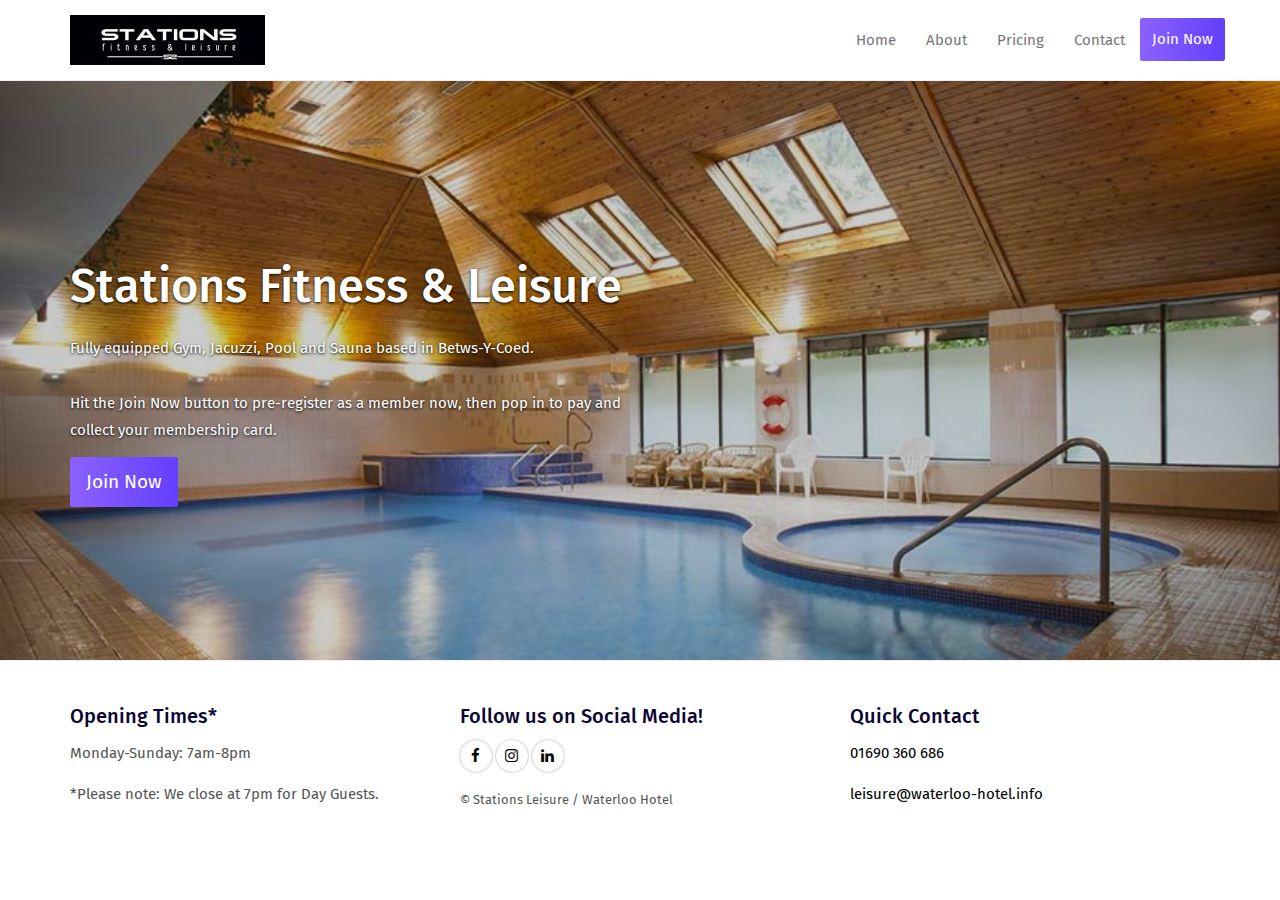
<file: index.html>
<!DOCTYPE html>
<html lang="en">

<head>
  <meta charset="UTF-8">
  <meta content="IE=edge" http-equiv="X-UA-Compatible">
  <meta content="width=device-width,initial-scale=1" name="viewport">
  <meta content="description" name="description">
  <meta name="google" content="notranslate" />
  <meta content="Mashup templates have been developped by Orson.io team" name="author">

  <!-- Disable tap highlight on IE -->
  <meta name="msapplication-tap-highlight" content="no">
  
  <link href="./assets/stations.jpg" rel="apple-touch-icon">
  <link href="./assets/stations.jpg" rel="icon">

 

  <title>Stations Fitness & Leisure</title>  

<link href="./main.a3f694c0.css" rel="stylesheet"></head>

<body>

 <!-- Add your content of header -->
<header>
  <nav class="navbar  navbar-fixed-top navbar-default">
    <div class="container">
      <div class="navbar-header">
        <button type="button" class="navbar-toggle uarr collapsed" data-toggle="collapse" data-target="#navbar-collapse-uarr">
          <span class="sr-only">Toggle navigation</span>
          <span class="icon-bar"></span>
          <span class="icon-bar"></span>
          <span class="icon-bar"></span>
        </button>
        <a class="navbar-brand" href="./index.html" title="">
          <img src="./assets/images/stations2.jpg" class="navbar-logo-img" alt="">
        </a>
      </div>

      <div class="collapse navbar-collapse" id="navbar-collapse-uarr">
        <ul class="nav navbar-nav navbar-right">
          <li><a href="./index.html" title="" class="active">Home</a></li>
          <li><a href="./about.html" title=""> About</a></li>
          <li><a href="./pricing.html" title=""> Pricing </a></li>
          <li><a href="./contact.html" title="">Contact</a></li>
          <li>
            <p>
              <a href="https://stationfitbyc.clubm.mobi/Member/Registration.mvc" class="btn btn-primary navbar-btn" title="">Join Now</a>
            </p>
          </li>
          
        </ul>
      </div>
    </div>
  </nav>
</header>



<div class="white-text-container background-image-container" style="background-image: url('./assets/images/banner-pool.jpg')">
    <div class="opacity"></div>
    <div class="container">
        <div class="row">
           
            <div class="col-md-6">
                <h1>Stations Fitness & Leisure</h1>
                <p>Fully equipped Gym, Jacuzzi, Pool and Sauna based in Betws-Y-Coed.<br><br>Hit the Join Now button to pre-register as a member now, then pop in to pay and collect your membership card. </p>
                 <a href="https://stationfitbyc.clubm.mobi/Member/Registration.mvc" title="" class="btn btn-lg btn-primary">Join Now</a>
            </div>

        </div>
    </div>
</div>
<footer>
    <div class="section-container footer-container">
        <div class="container">
            <div class="row">
                    <div class="col-md-4">
                        <h4>Opening Times*</h4>
                        <p>Monday-Sunday: 7am-8pm</p>
                        <p>*Please note: We close at 7pm for Day Guests.</p>
                    </div>

                    <div class="col-md-4">
                        <h4>Follow us on Social Media!</h4>
                        <p>
                            <a href="https://www.facebook.com/stationsfitnessandleisure" class="social-round-icon white-round-icon fa-icon" title="">
                            <i class="fa fa-facebook" aria-hidden="true"></i>
                          </a>
                          <a href="https://www.instagram.com/stationsleisure/" class="social-round-icon white-round-icon fa-icon" title="">
                            <i class="fa fa-instagram" aria-hidden="true"></i>
                          </a>
                          <a href="https://www.linkedin.com/" class="social-round-icon white-round-icon fa-icon" title="">
                            <i class="fa fa-linkedin" aria-hidden="true"></i>
                          </a>
                        </p>
                        <p><small>© Stations Leisure / <a href="https://www.waterloo-hotel.info/" class="link-like-text">Waterloo Hotel</a></small></p>    
                    </div>

                    <div class="col-md-4">
                        <h4>Quick Contact</h4>
                        <p><a class="footerlink" href="tel:01690 360 686">01690 360 686</a></p>
                        <p><a class="footerlink" href="mailto:leisure@waterloo-hotel.info">leisure@waterloo-hotel.info</a>
                        </p>
                      
                        </div>


                    </div>
            </div>
        </div>
    </div>
</footer>

<script>
  document.addEventListener("DOMContentLoaded", function (event) {
    navActivePage();
  });
</script>

<!-- Google Analytics: change UA-XXXXX-X to be your site's ID 

<script>
  (function (i, s, o, g, r, a, m) {
    i['GoogleAnalyticsObject'] = r; i[r] = i[r] || function () {
      (i[r].q = i[r].q || []).push(arguments)
    }, i[r].l = 1 * new Date(); a = s.createElement(o),
      m = s.getElementsByTagName(o)[0]; a.async = 1; a.src = g; m.parentNode.insertBefore(a, m)
  })(window, document, 'script', '//www.google-analytics.com/analytics.js', 'ga');
  ga('create', 'UA-XXXXX-X', 'auto');
  ga('send', 'pageview');
</script>

-->

<script type="text/javascript" src="./main.41beeca9.js"></script></body>

</html>
</file>
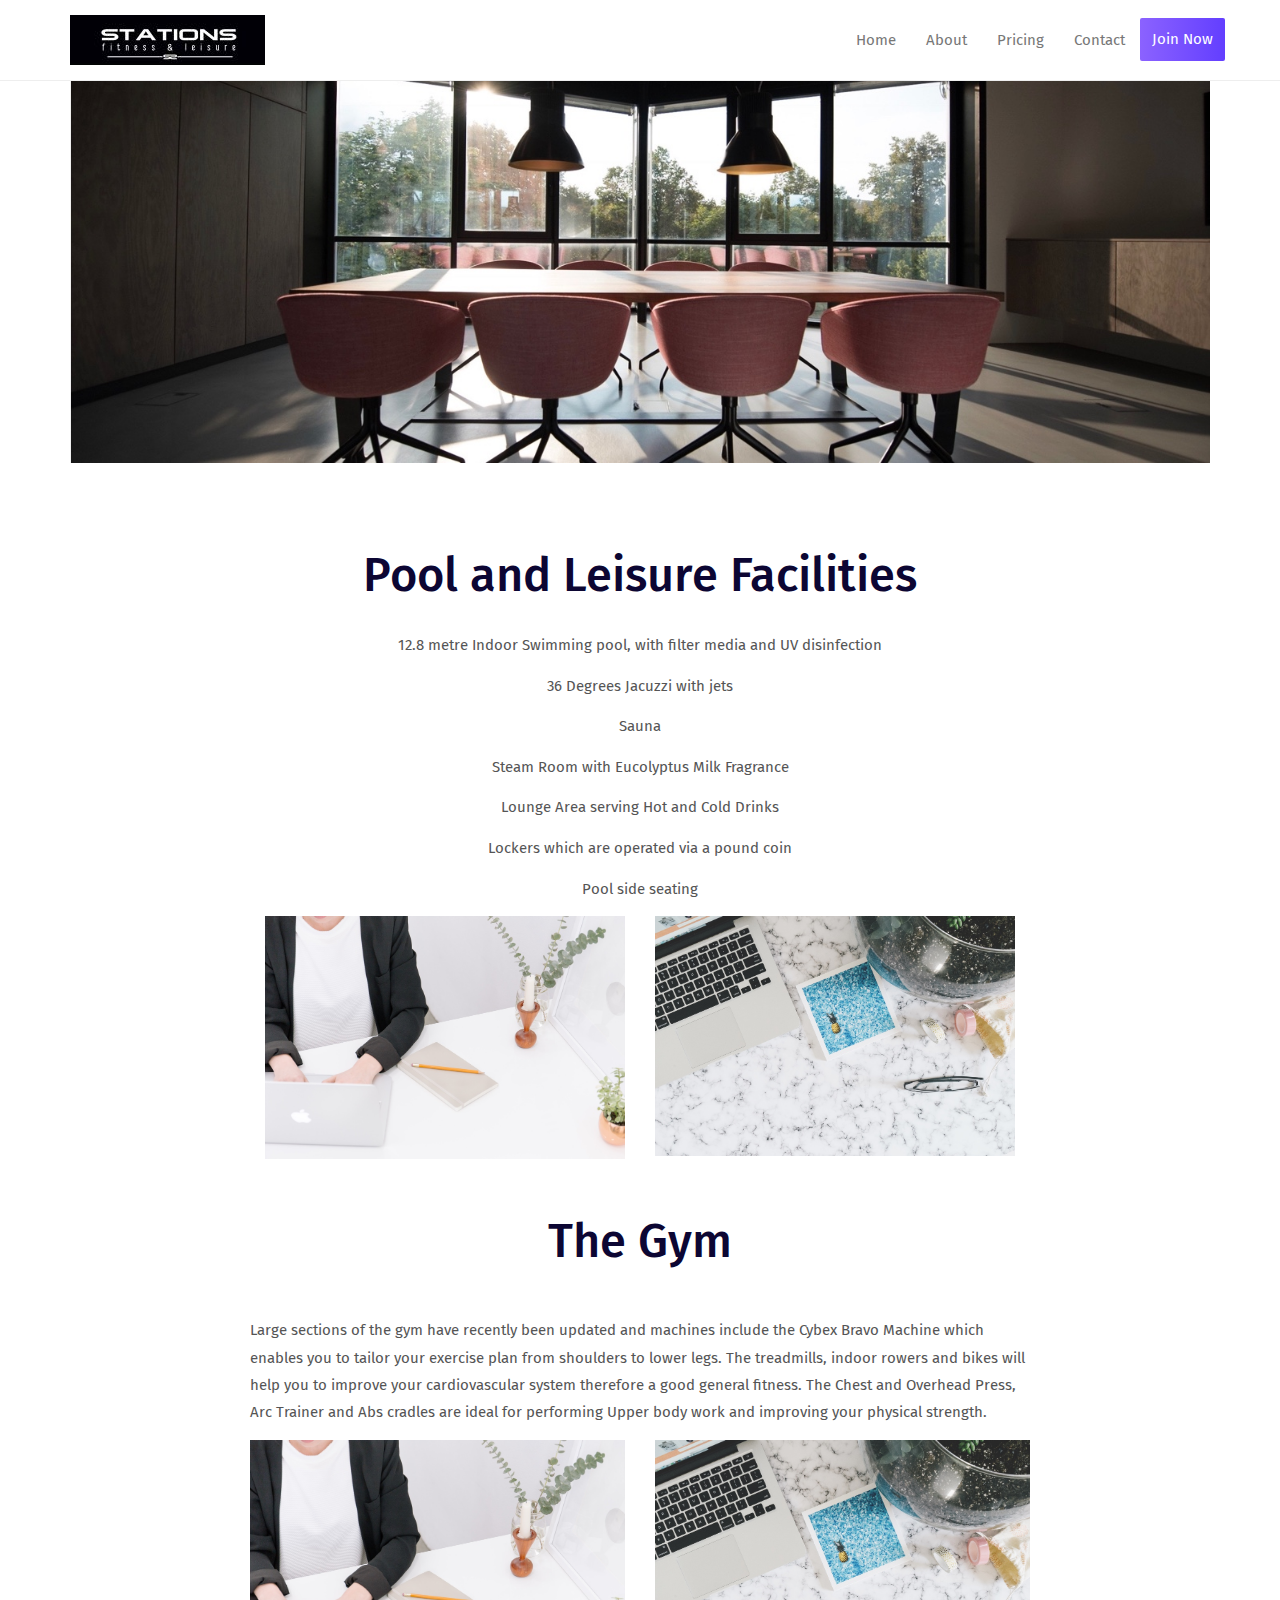
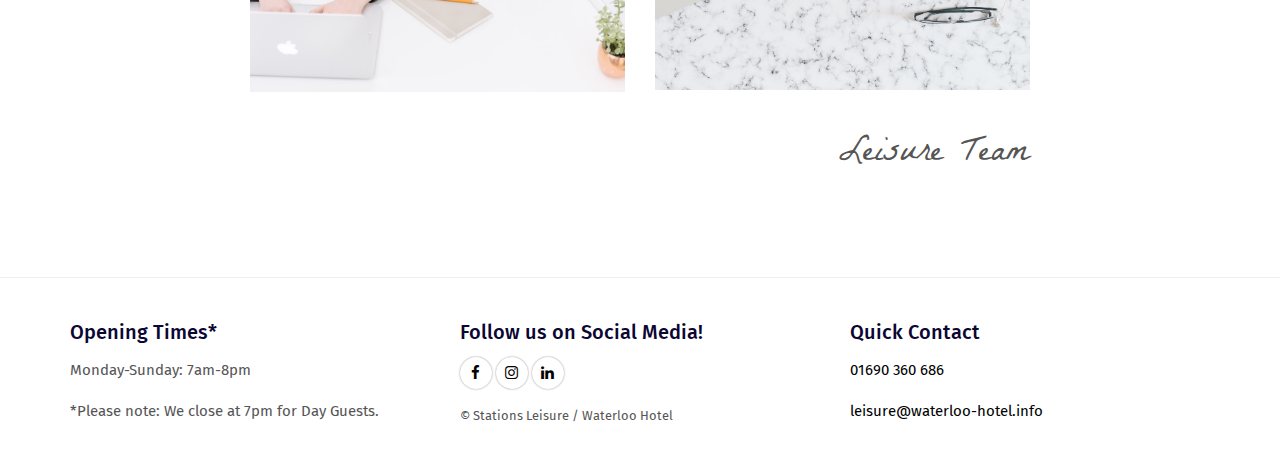
<file: about.html>
<!DOCTYPE html>
<html lang="en">

<head>
  <meta charset="UTF-8">
  <meta content="IE=edge" http-equiv="X-UA-Compatible">
  <meta content="width=device-width,initial-scale=1" name="viewport">
  <meta content="description" name="description">
  <meta name="google" content="notranslate" />
  <meta content="Mashup templates have been developped by Orson.io team" name="author">

  <!-- Disable tap highlight on IE -->
  <meta name="msapplication-tap-highlight" content="no">
  
  <link href="./assets/apple-touch-icon.png" rel="apple-touch-icon">
  <link href="./assets/favicon.ico" rel="icon">

 

  <title>About Stations Fitness & Leisure</title>  

<link href="./main.a3f694c0.css" rel="stylesheet"></head>

<body>

 <!-- Add your content of header -->
<header>
  <nav class="navbar  navbar-fixed-top navbar-default">
    <div class="container">
      <div class="navbar-header">
        <button type="button" class="navbar-toggle uarr collapsed" data-toggle="collapse" data-target="#navbar-collapse-uarr">
          <span class="sr-only">Toggle navigation</span>
          <span class="icon-bar"></span>
          <span class="icon-bar"></span>
          <span class="icon-bar"></span>
        </button>
        <a class="navbar-brand" href="./index.html" title="">
          <img src="./assets/images/stations2.jpg" class="navbar-logo-img" alt="">
        </a>
      </div>

      <div class="collapse navbar-collapse" id="navbar-collapse-uarr">
        <ul class="nav navbar-nav navbar-right">
          <li><a href="./index.html" title="" class="active">Home</a></li>
          <li><a href="./about.html" title=""> About</a></li>
          <li><a href="./pricing.html" title=""> Pricing </a></li>
          <li><a href="./contact.html" title="">Contact</a></li>
          <li>
            <p>
              <a href="https://stationfitbyc.clubm.mobi/Member/Registration.mvc" class="btn btn-primary navbar-btn" title="">Join Now</a>
            </p>
          </li>
          
        </ul>
      </div>
    </div>
  </nav>
</header>




<div class="">
    <div class="container">
        <div class="row">

            <div class="col-xs-12">
               <img class="img-responsive" src="./assets/images/img-01.jpg">
            </div>
        </div>
    </div>
</div>

<div class="section-container">
    <div class="container">
        <div class="row">
               <div class="col-xs-12 col-md-8 col-md-offset-2">
                    <div class="text-center">
                    <h1>Pool and Leisure Facilities</h1>
                     </div>   
                        <p class="section-container-spacer">
<p style="text-align: center;">12.8 metre Indoor Swimming pool, with filter media and UV disinfection</p>
<p style="text-align: center;">36 Degrees Jacuzzi with jets</p>
<p style="text-align: center;">Sauna</p>
<p style="text-align: center;">Steam Room with Eucolyptus Milk Fragrance</p>
<p style="text-align: center;">Lounge Area serving Hot and Cold Drinks</p>
<p style="text-align: center;">Lockers which are operated via a pound coin</p>
<p style="text-align: center;">Pool side seating</p>
 </p>
                    <div class="row section-container-spacer">
                        <div class="col-md-6">
                            <img class="img-responsive" src="./assets/images/img-03.jpg">
                        </div>
                        <div class="col-md-6">
                            <img class="img-responsive" src="./assets/images/img-02.jpg">
                        </div>
                    </div>

               </div>
               
                <div class="col-xs-12 col-md-8 col-md-offset-2">
              
                        <h1 class="text-center">
                            The Gym</h1>
                            <div class="row section-container-spacer">
                        
<br>
<p>
Large sections of the gym have recently been updated and machines include the Cybex Bravo Machine which enables you to tailor your exercise plan from shoulders to lower legs.  The treadmills, indoor rowers and bikes will help you to improve your cardiovascular system therefore a good general fitness.  The Chest and Overhead Press, Arc Trainer and Abs cradles are ideal for performing Upper body work and improving your physical strength.
                       </p>
                       <div class="row section-container-spacer">
                        <div class="col-md-6">
                            <img class="img-responsive" src="./assets/images/img-03.jpg">
                        </div>
                        <div class="col-md-6">
                            <img class="img-responsive" src="./assets/images/img-02.jpg">
                        </div>
                    </div>
                            <small class="signature pull-right">Leisure Team</small>
                </div>
            </div>




        </div>

    </div>



</div>







<footer>
    <div class="section-container footer-container">
        <div class="container">
            <div class="row">
                    <div class="col-md-4">
                        <h4>Opening Times*</h4>
                        <p>Monday-Sunday: 7am-8pm</p>
                        <p>*Please note: We close at 7pm for Day Guests.</p>
                    </div>

                    <div class="col-md-4">
                        <h4>Follow us on Social Media!</h4>
                        <p>
                            <a href="https://www.facebook.com/stationsfitnessandleisure" class="social-round-icon white-round-icon fa-icon" title="">
                            <i class="fa fa-facebook" aria-hidden="true"></i>
                          </a>
                          <a href="https://www.instagram.com/stationsleisure/" class="social-round-icon white-round-icon fa-icon" title="">
                            <i class="fa fa-instagram" aria-hidden="true"></i>
                          </a>
                          <a href="https://www.linkedin.com/" class="social-round-icon white-round-icon fa-icon" title="">
                            <i class="fa fa-linkedin" aria-hidden="true"></i>
                          </a>
                        </p>
                        <p><small>© Stations Leisure / <a href="https://www.waterloo-hotel.info/" class="link-like-text">Waterloo Hotel</a></small></p>    
                    </div>

                    <div class="col-md-4">
                        <h4>Quick Contact</h4>
                        <p><a class="footerlink" href="tel:01690 360 686">01690 360 686</a></p>
                        <p><a class="footerlink" href="mailto:leisure@waterloo-hotel.info">leisure@waterloo-hotel.info</a>
                        </p>
                      
                        </div>


                    </div>
            </div>
        </div>
    </div>
</footer>

<script>
  document.addEventListener("DOMContentLoaded", function (event) {
    navActivePage();
  });
</script>

<!-- Google Analytics: change UA-XXXXX-X to be your site's ID 

<script>
  (function (i, s, o, g, r, a, m) {
    i['GoogleAnalyticsObject'] = r; i[r] = i[r] || function () {
      (i[r].q = i[r].q || []).push(arguments)
    }, i[r].l = 1 * new Date(); a = s.createElement(o),
      m = s.getElementsByTagName(o)[0]; a.async = 1; a.src = g; m.parentNode.insertBefore(a, m)
  })(window, document, 'script', '//www.google-analytics.com/analytics.js', 'ga');
  ga('create', 'UA-XXXXX-X', 'auto');
  ga('send', 'pageview');
</script>

--> 
<script type="text/javascript" src="./main.41beeca9.js"></script></body>

</html>
</file>
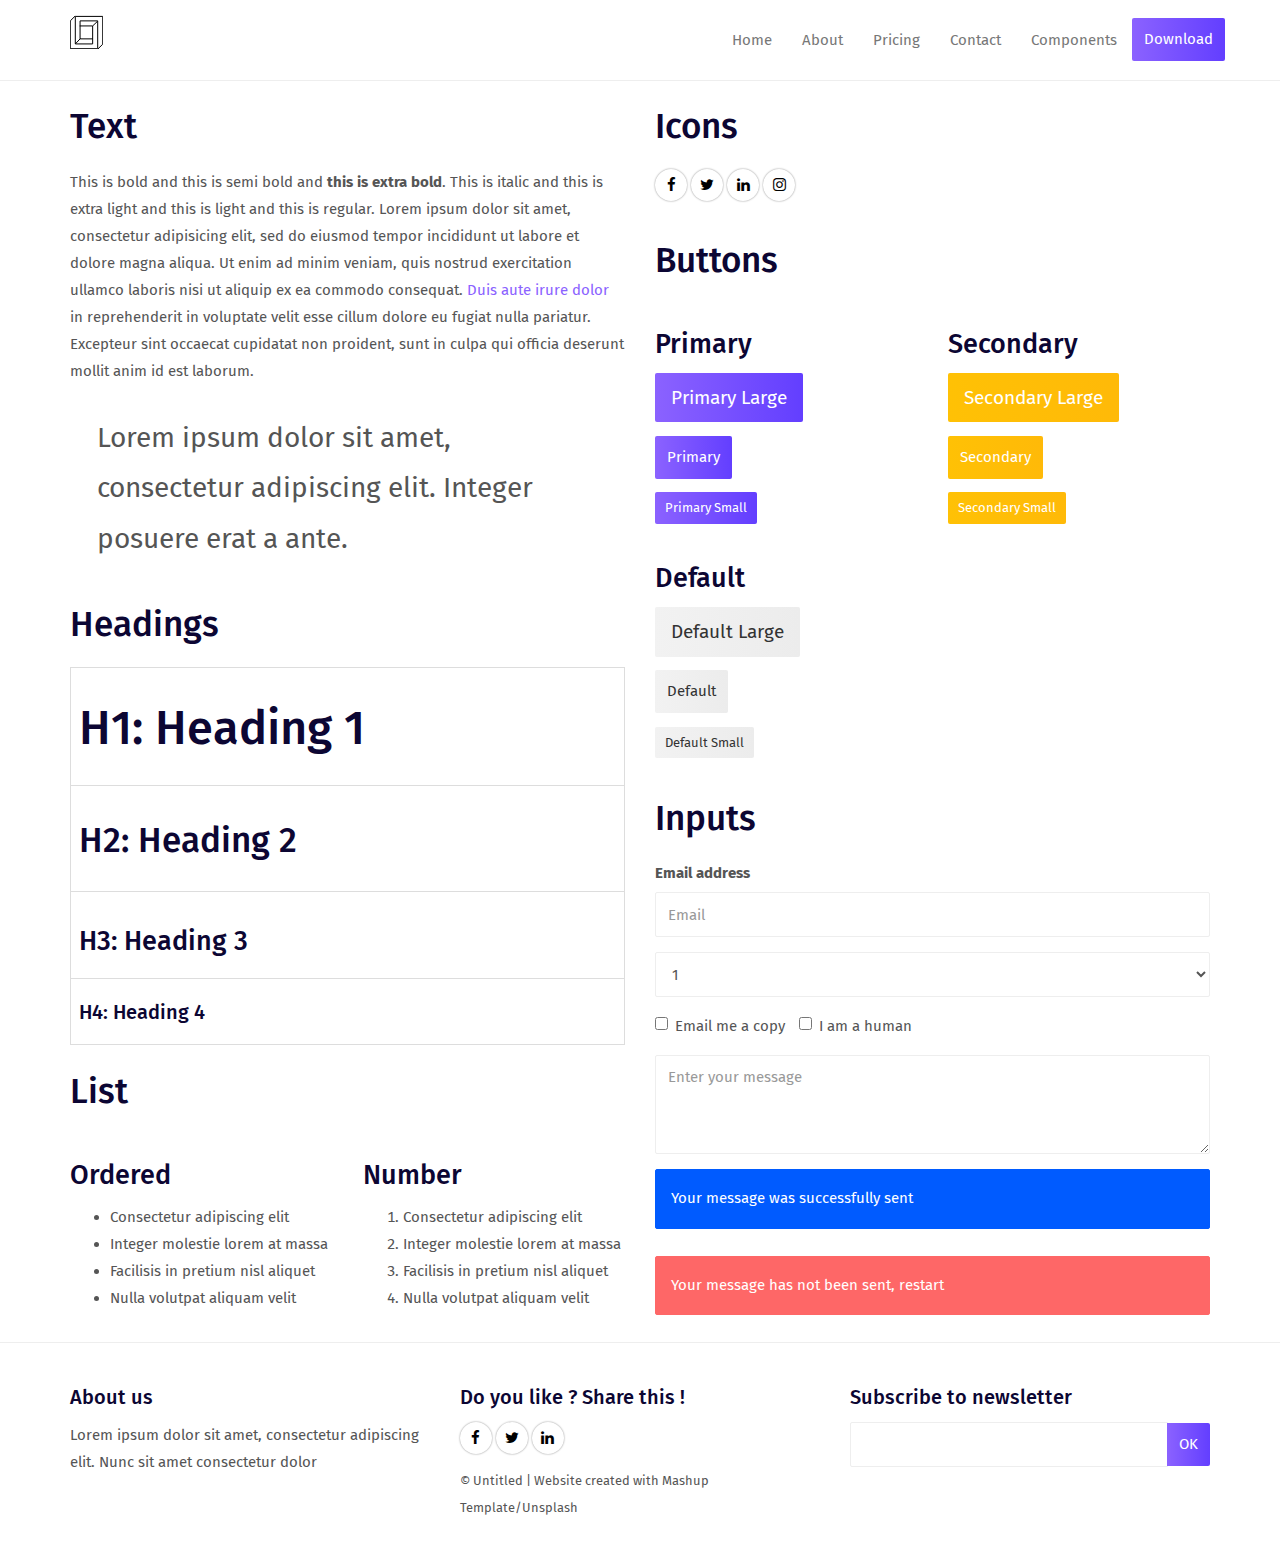
<file: components.html>
<!DOCTYPE html>
<html lang="en">

<head>
  <meta charset="UTF-8">
  <meta content="IE=edge" http-equiv="X-UA-Compatible">
  <meta content="width=device-width,initial-scale=1" name="viewport">
  <meta content="description" name="description">
  <meta name="google" content="notranslate" />
  <meta content="Mashup templates have been developped by Orson.io team" name="author">

  <!-- Disable tap highlight on IE -->
  <meta name="msapplication-tap-highlight" content="no">
  
  <link href="./assets/apple-touch-icon.png" rel="apple-touch-icon">
  <link href="./assets/favicon.ico" rel="icon">

 

  <title>Title page</title>  

<link href="./main.a3f694c0.css" rel="stylesheet"></head>

<body>

 <!-- Add your content of header -->
<header>
  <nav class="navbar  navbar-fixed-top navbar-default">
    <div class="container">
      <div class="navbar-header">
        <button type="button" class="navbar-toggle uarr collapsed" data-toggle="collapse" data-target="#navbar-collapse-uarr">
          <span class="sr-only">Toggle navigation</span>
          <span class="icon-bar"></span>
          <span class="icon-bar"></span>
          <span class="icon-bar"></span>
        </button>
        <a class="navbar-brand" href="./index.html" title="">
          <img src="./assets/images/mashuptemplate.svg" class="navbar-logo-img" alt="">
        </a>
      </div>

      <div class="collapse navbar-collapse" id="navbar-collapse-uarr">
        <ul class="nav navbar-nav navbar-right">
          <li><a href="./index.html" title="" class="active">Home</a></li>
          <li><a href="./about.html" title=""> About</a></li>
          <li><a href="./pricing.html" title=""> Pricing </a></li>
          <li><a href="./contact.html" title="">Contact</a></li>
          <li><a href="./components.html" title="">Components</a></li>
          <li>
            <p>
              <a href="./download.html" class="btn btn-primary navbar-btn" title="">Download</a>
            </p>
          </li>
          
        </ul>
      </div>
    </div>
  </nav>
</header>



<!-- Add your site or app content here -->
<div class="container">
    <div class="row">
      <div class="col-xs-12 col-md-6">

        <div class="template-example">
          <h2 class="template-title-example">Text</h2>
          <p>This is bold and this is semi bold and <b>this is extra bold</b>. This is italic and this is extra light and this is light
          and this is regular. Lorem ipsum dolor sit amet, consectetur adipisicing elit, sed do eiusmod
          tempor incididunt ut labore et dolore magna aliqua. Ut enim ad minim veniam,
          quis nostrud exercitation ullamco laboris nisi ut aliquip ex ea commodo
          consequat. <a href="">Duis aute irure dolor</a> in reprehenderit in voluptate velit esse
          cillum dolore eu fugiat nulla pariatur. Excepteur sint occaecat cupidatat non
          proident, sunt in culpa qui officia deserunt mollit anim id est laborum.

          <blockquote>
            <p>Lorem ipsum dolor sit amet, consectetur adipiscing elit. Integer posuere erat a ante.</p>
          </blockquote>
          
          </p>
        </div>

        <div class="template-example">
          <h2 class="template-title-example">Headings</h2>
          
          <table class="table table-bordered">
            <tr><td><h1>H1: Heading 1</h1></td></tr>
            <tr><td><h2>H2: Heading 2</h2></td></tr>
            <tr><td><h3>H3: Heading 3</h3></td></tr>
            <tr><td><h4>H4: Heading 4</h4></td></tr>
          </table>
          
        </div>

        
        <div class="template-example">
          <h2 class="template-title-example">List</h2>
          <div class="row">
            <div class="col-md-6">
              <h3 class="template-title-example">Ordered</h3>
              <ul>
                <li>Consectetur adipiscing elit</li>
                <li>Integer molestie lorem at massa</li>
                <li>Facilisis in pretium nisl aliquet</li>
                <li>Nulla volutpat aliquam velit</li>
              </ul>
            </div>
            <div class="col-md-6">
              <h3 class="template-title-example">Number</h3>
              <ol>
                <li>Consectetur adipiscing elit</li>
                <li>Integer molestie lorem at massa</li>
                <li>Facilisis in pretium nisl aliquet</li>
                <li>Nulla volutpat aliquam velit</li>
              </ol>
            </div>
          </div>
        </div>
        

        
      </div>

      <div class="col-xs-12 col-md-6">
        <div class="template-example">
          
          <div class="row">
            
            <div class="col-md-6">
                <h2 class="template-title-example">Icons</h2>
                <p>
                    <span class="fa-icon">
                      <i class="fa fa-facebook"></i>
                    </span>
                  
                    <span class="fa-icon">
                      <i class="fa fa-twitter"></i>
                    </span>
                  
                    <span class="fa-icon">
                      <i class="fa fa-linkedin"></i>
                    </span>
                 
                    <span class="fa-icon">
                      <i class="fa fa-instagram"></i>
                    </span>
                  
                </p>
            </div>

          </div>


          


        </div>

        <div class="template-example">
          <h2 class="template-title-example">Buttons</h2>
          <div class="row">
            <div class="col-md-6">
              <h3 class="template-title-example">Primary</h2>
              <div class="row">
                  <div class="col-md-6">
                  <p><a href="" class="btn btn-primary btn-lg">Primary Large</a></p>
                  <p><a href="" class="btn btn-primary">Primary </a></p>
                  <p><a href="" class="btn btn-primary btn-sm">Primary Small</a></p>
                </div>
              </div>

              <h3 class="template-title-example">Default</h2>
              <div class="row">
                  <div class="col-md-6">
                  <p><a href="" class="btn btn-default btn-lg">Default Large</a></p>
                  <p><a href="" class="btn btn-default">Default </a></p>
                  <p><a href="" class="btn btn-default btn-sm">Default Small</a></p>
                </div>
              </div>

            </div>

            <div class="col-md-6">
              <h3 class="template-title-example">Secondary</h2>
              <div class="row">
                  <div class="col-md-6">
                  <p><a href="" class="btn btn-info btn-lg">Secondary Large</a></p>
                  <p><a href="" class="btn btn-info">Secondary </a></p>
                  <p><a href="" class="btn btn-info btn-sm">Secondary Small</a></p>
                </div>
              </div>
            </div>
          </div>
        </div>
        
        <div class="template-example">
          <h2 class="template-title-example">Inputs</h2>

            <div class="form-group">
              <label for="exampleInputEmail1">Email address</label>
              <input type="email" class="form-control" id="exampleInputEmail1" placeholder="Email">
            </div>

            <div class="form-group">
              <select class="form-control">
                <option>1</option>
                <option>2</option>
                <option>3</option>
                <option>4</option>
                <option>5</option>
              </select>
            </div>

            <div class="form-group">
              <label class="checkbox-inline">
                <input 
                type="checkbox" id="inlineCheckbox1" value="option1"> Email me a copy
              </label>
              <label class="checkbox-inline">
                <input type="checkbox" id="inlineCheckbox2" value="option2"> I am a human
              </label>
            </div>

            <div class="form-group">
              <textarea class="form-control" rows="3" placeholder="Enter your message"></textarea>
            </div>
            
            <div class="alert alert-success" role="alert">Your message was successfully sent</div>
            <div class="alert alert-danger" role="alert">Your message has not been sent, restart</div>
        </div>




      </div>
    </div>
</div>
<footer>
    <div class="section-container footer-container">
        <div class="container">
            <div class="row">
                    <div class="col-md-4">
                        <h4>About us</h4>
                        <p>Lorem ipsum dolor sit amet, consectetur adipiscing elit. Nunc sit amet consectetur dolor</p>
                    </div>

                    <div class="col-md-4">
                        <h4>Do you like ? Share this !</h4>
                        <p>
                            <a href="https://facebook.com/" class="social-round-icon white-round-icon fa-icon" title="">
                            <i class="fa fa-facebook" aria-hidden="true"></i>
                          </a>
                          <a href="https://twitter.com/" class="social-round-icon white-round-icon fa-icon" title="">
                            <i class="fa fa-twitter" aria-hidden="true"></i>
                          </a>
                          <a href="https://www.linkedin.com/" class="social-round-icon white-round-icon fa-icon" title="">
                            <i class="fa fa-linkedin" aria-hidden="true"></i>
                          </a>
                        </p>
                        <p><small>© Untitled | Website created with <a href="http://www.mashup-template.com/" class="link-like-text" title="Create website with free html template">Mashup Template</a>/<a href="http://www.unsplash.com/" class="link-like-text" title="Beautiful Free Images">Unsplash</a></small></p>    
                    </div>

                    <div class="col-md-4">
                        <h4>Subscribe to newsletter</h4>
                        
                        <div class="form-group">
                            <div class="input-group">
                                <input type="text" class="form-control footer-input-text">
                                <div class="input-group-btn">
                                    <button type="button" class="btn btn-primary btn-newsletter ">OK</button>
                                </div>
                            </div>
                        </div>


                    </div>
            </div>
        </div>
    </div>
</footer>

<script>
  document.addEventListener("DOMContentLoaded", function (event) {
    navActivePage();
  });
</script>

<!-- Google Analytics: change UA-XXXXX-X to be your site's ID 

<script>
  (function (i, s, o, g, r, a, m) {
    i['GoogleAnalyticsObject'] = r; i[r] = i[r] || function () {
      (i[r].q = i[r].q || []).push(arguments)
    }, i[r].l = 1 * new Date(); a = s.createElement(o),
      m = s.getElementsByTagName(o)[0]; a.async = 1; a.src = g; m.parentNode.insertBefore(a, m)
  })(window, document, 'script', '//www.google-analytics.com/analytics.js', 'ga');
  ga('create', 'UA-XXXXX-X', 'auto');
  ga('send', 'pageview');
</script>

--> 
<script type="text/javascript" src="./main.41beeca9.js"></script></body>

</html>
</file>
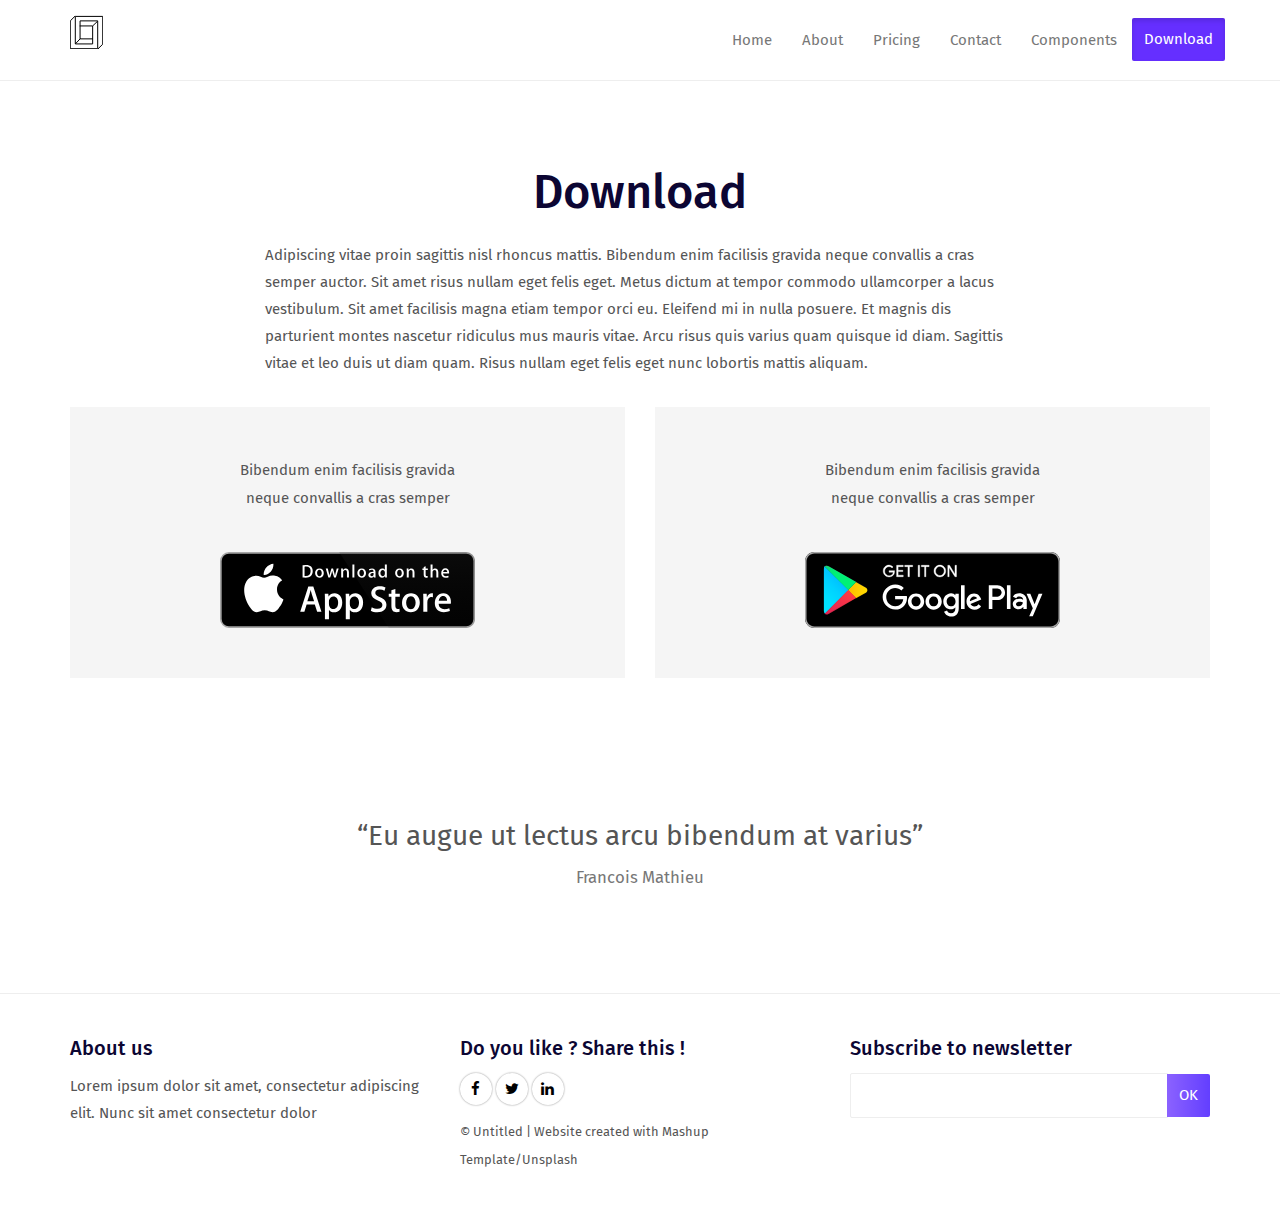
<file: download.html>
<!DOCTYPE html>
<html lang="en">

<head>
  <meta charset="UTF-8">
  <meta content="IE=edge" http-equiv="X-UA-Compatible">
  <meta content="width=device-width,initial-scale=1" name="viewport">
  <meta content="description" name="description">
  <meta name="google" content="notranslate" />
  <meta content="Mashup templates have been developped by Orson.io team" name="author">

  <!-- Disable tap highlight on IE -->
  <meta name="msapplication-tap-highlight" content="no">
  
  <link href="./assets/apple-touch-icon.png" rel="apple-touch-icon">
  <link href="./assets/favicon.ico" rel="icon">

 

  <title>Title page</title>  

<link href="./main.a3f694c0.css" rel="stylesheet"></head>

<body>

 <!-- Add your content of header -->
<header>
  <nav class="navbar  navbar-fixed-top navbar-default">
    <div class="container">
      <div class="navbar-header">
        <button type="button" class="navbar-toggle uarr collapsed" data-toggle="collapse" data-target="#navbar-collapse-uarr">
          <span class="sr-only">Toggle navigation</span>
          <span class="icon-bar"></span>
          <span class="icon-bar"></span>
          <span class="icon-bar"></span>
        </button>
        <a class="navbar-brand" href="./index.html" title="">
          <img src="./assets/images/mashuptemplate.svg" class="navbar-logo-img" alt="">
        </a>
      </div>

      <div class="collapse navbar-collapse" id="navbar-collapse-uarr">
        <ul class="nav navbar-nav navbar-right">
          <li><a href="./index.html" title="" class="active">Home</a></li>
          <li><a href="./about.html" title=""> About</a></li>
          <li><a href="./pricing.html" title=""> Pricing </a></li>
          <li><a href="./contact.html" title="">Contact</a></li>
          <li><a href="./components.html" title="">Components</a></li>
          <li>
            <p>
              <a href="./download.html" class="btn btn-primary navbar-btn" title="">Download</a>
            </p>
          </li>
          
        </ul>
      </div>
    </div>
  </nav>
</header>




<div class="section-container">
    <div class="container">
    
        <div class="row">
            <div class="col-xs-12 col-md-8 col-md-offset-2">
                <div class="section-container-spacer">
                    <div class="text-center">
                        <h1>Download</h1>
                    </div>
                    <p>Adipiscing vitae proin sagittis nisl rhoncus mattis. Bibendum enim facilisis gravida neque convallis
                        a cras semper auctor. Sit amet risus nullam eget felis eget. Metus dictum at tempor commodo ullamcorper
                        a lacus vestibulum. Sit amet facilisis magna etiam tempor orci eu. Eleifend mi in nulla posuere.
                        Et magnis dis parturient montes nascetur ridiculus mus mauris vitae. Arcu risus quis varius quam
                        quisque id diam. Sagittis vitae et leo duis ut diam quam. Risus nullam eget felis eget nunc lobortis
                        mattis aliquam.
                    </p>
                </div>
            </div>
        </div>

        <div class="row">
            <div class="col-md-6 ">
                <div class="download-card ">
                    <p>Bibendum enim facilisis gravida <br>neque convallis a cras semper </p>
                    <br>
                    <a href="https://itunes.apple.com/fr/genre/mac/" title=""> <img src="./assets/images/app-store-apple.svg" class="img-responsive" alt=""></a>
                </div>
            </div>
            <div class="col-md-6 ">
                <div class="download-card">
                    <p>Bibendum enim facilisis gravida <br>neque convallis a cras semper </p>
                    <br>
                    <a href="https://play.google.com/store/apps" title=""> <img src="./assets/images/google-play.svg" class="img-responsive" alt=""></a>
                </div>
                    
            </div>
        </div>
    </div>
</div>           


<div class="section-container">
    <div class="container">
        <div class="row">
            <div class="col-xs-12">

                <div class="text-center">
                    <blockquote>
                        <p>“Eu augue ut lectus arcu bibendum at varius”
                            <small class="">Francois Mathieu</small>
                        </p>
                    </blockquote>
                </div>

                

</div>
        </div>
    </div>
</div>





<footer>
    <div class="section-container footer-container">
        <div class="container">
            <div class="row">
                    <div class="col-md-4">
                        <h4>About us</h4>
                        <p>Lorem ipsum dolor sit amet, consectetur adipiscing elit. Nunc sit amet consectetur dolor</p>
                    </div>

                    <div class="col-md-4">
                        <h4>Do you like ? Share this !</h4>
                        <p>
                            <a href="https://facebook.com/" class="social-round-icon white-round-icon fa-icon" title="">
                            <i class="fa fa-facebook" aria-hidden="true"></i>
                          </a>
                          <a href="https://twitter.com/" class="social-round-icon white-round-icon fa-icon" title="">
                            <i class="fa fa-twitter" aria-hidden="true"></i>
                          </a>
                          <a href="https://www.linkedin.com/" class="social-round-icon white-round-icon fa-icon" title="">
                            <i class="fa fa-linkedin" aria-hidden="true"></i>
                          </a>
                        </p>
                        <p><small>© Untitled | Website created with <a href="http://www.mashup-template.com/" class="link-like-text" title="Create website with free html template">Mashup Template</a>/<a href="http://www.unsplash.com/" class="link-like-text" title="Beautiful Free Images">Unsplash</a></small></p>    
                    </div>

                    <div class="col-md-4">
                        <h4>Subscribe to newsletter</h4>
                        
                        <div class="form-group">
                            <div class="input-group">
                                <input type="text" class="form-control footer-input-text">
                                <div class="input-group-btn">
                                    <button type="button" class="btn btn-primary btn-newsletter ">OK</button>
                                </div>
                            </div>
                        </div>


                    </div>
            </div>
        </div>
    </div>
</footer>

<script>
  document.addEventListener("DOMContentLoaded", function (event) {
    navActivePage();
  });
</script>

<!-- Google Analytics: change UA-XXXXX-X to be your site's ID 

<script>
  (function (i, s, o, g, r, a, m) {
    i['GoogleAnalyticsObject'] = r; i[r] = i[r] || function () {
      (i[r].q = i[r].q || []).push(arguments)
    }, i[r].l = 1 * new Date(); a = s.createElement(o),
      m = s.getElementsByTagName(o)[0]; a.async = 1; a.src = g; m.parentNode.insertBefore(a, m)
  })(window, document, 'script', '//www.google-analytics.com/analytics.js', 'ga');
  ga('create', 'UA-XXXXX-X', 'auto');
  ga('send', 'pageview');
</script>

--> 
<script type="text/javascript" src="./main.41beeca9.js"></script></body>

</html>
</file>
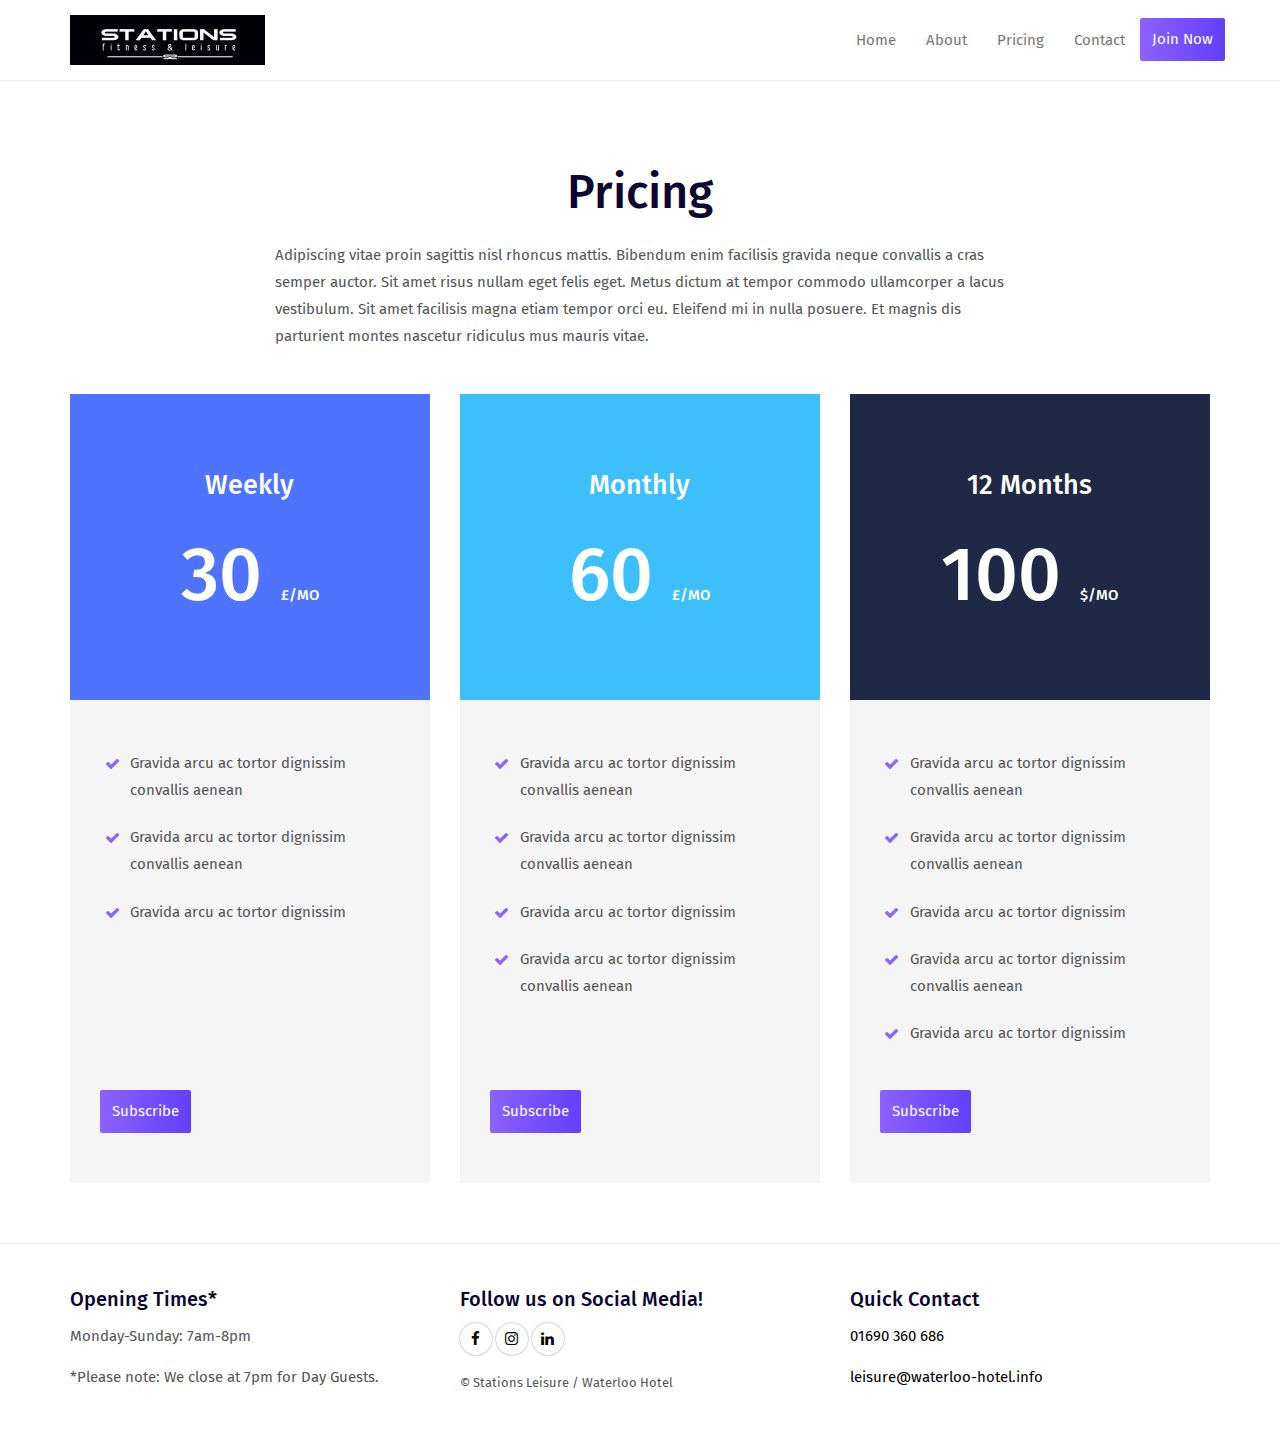
<file: pricing.html>
<!DOCTYPE html>
<html lang="en">

<head>
  <meta charset="UTF-8">
  <meta content="IE=edge" http-equiv="X-UA-Compatible">
  <meta content="width=device-width,initial-scale=1" name="viewport">
  <meta content="description" name="description">
  <meta name="google" content="notranslate" />
  <meta content="Mashup templates have been developped by Orson.io team" name="author">

  <!-- Disable tap highlight on IE -->
  <meta name="msapplication-tap-highlight" content="no">
  
  <link href="./assets/apple-touch-icon.png" rel="apple-touch-icon">
  <link href="./assets/favicon.ico" rel="icon">

 

  <title>Pricing at Stations Fitness & Leisure</title>  

<link href="./main.a3f694c0.css" rel="stylesheet"></head>

<body>

 <!-- Add your content of header -->
<header>
  <nav class="navbar  navbar-fixed-top navbar-default">
    <div class="container">
      <div class="navbar-header">
        <button type="button" class="navbar-toggle uarr collapsed" data-toggle="collapse" data-target="#navbar-collapse-uarr">
          <span class="sr-only">Toggle navigation</span>
          <span class="icon-bar"></span>
          <span class="icon-bar"></span>
          <span class="icon-bar"></span>
        </button>
        <a class="navbar-brand" href="./index.html" title="">
          <img src="./assets/images/stations2.jpg" class="navbar-logo-img" alt="">
        </a>
      </div>

      <div class="collapse navbar-collapse" id="navbar-collapse-uarr">
        <ul class="nav navbar-nav navbar-right">
          <li><a href="./index.html" title="" class="active">Home</a></li>
          <li><a href="./about.html" title=""> About</a></li>
          <li><a href="./pricing.html" title=""> Pricing </a></li>
          <li><a href="./contact.html" title="">Contact</a></li>
          <li>
            <p>
              <a href="https://stationfitbyc.clubm.mobi/Member/Registration.mvc" class="btn btn-primary navbar-btn" title="">Join Now</a>
            </p>
          </li>
          
        </ul>
      </div>
    </div>
  </nav>
</header>




<div class="section-container">
    <div class="container">
        <div class="row section-container-spacer">
            <div class="col-xs-12">
                <div class="text-center">
                    <h1>Pricing</h1>
                </div>
                <div class="col-md-8 col-md-offset-2">
                    <p>Adipiscing vitae proin sagittis nisl rhoncus mattis. Bibendum enim facilisis gravida neque convallis
                        a cras semper auctor. Sit amet risus nullam eget felis eget. Metus dictum at tempor commodo ullamcorper
                        a lacus vestibulum. Sit amet facilisis magna etiam tempor orci eu. Eleifend mi in nulla posuere.
                        Et magnis dis parturient montes nascetur ridiculus mus mauris vitae. 
                    </p>
                </div>
            </div>
        </div>

        <div class="row">
            <div class="col-md-4">
                <div class="pricing-card pricing-primary">
                    <h3>Weekly</h3>
                    <h6 class="price">30 <span>£/MO</span></h6>
                </div>
                <div class="pricing-features">
                    <ul class="features">
                        <li>Gravida arcu ac tortor dignissim convallis aenean</li>
                        <li>Gravida arcu ac tortor dignissim convallis aenean</li>
                        <li>Gravida arcu ac tortor dignissim</li>
                    </ul>

                    <a href="https://stationfitbyc.clubm.mobi/Member/Registration.mvc" class="btn btn-primary" title="">Subscribe</a>
                </div>

            </div>
            <div class="col-md-4">
                <div class="pricing-card pricing-info">
                    <h3>Monthly</h3>
                    <h6 class="price"> 60 <span>£/MO</span></h6>
                </div>
                <div class="pricing-features">
                    <ul class="features">
                        <li>Gravida arcu ac tortor dignissim convallis aenean</li>
                        <li>Gravida arcu ac tortor dignissim convallis aenean</li>
                        <li>Gravida arcu ac tortor dignissim</li>
                        <li>Gravida arcu ac tortor dignissim convallis aenean</li>
                    </ul>
                    
                    <a href="https://stationfitbyc.clubm.mobi/Member/Registration.mvc" class="btn btn-primary" title="">Subscribe</a>
                </div>
            </div>
            <div class="col-md-4">
                <div class="pricing-card pricing-secondary">
                    <h3>12 Months</h3>
                    <h6 class="price">100 <span>$/MO</span></h6>
                </div>
                <div class="pricing-features">
                    <ul class="features">
                        <li>Gravida arcu ac tortor dignissim convallis aenean</li>
                        <li>Gravida arcu ac tortor dignissim convallis aenean</li>
                        <li>Gravida arcu ac tortor dignissim</li>
                        <li>Gravida arcu ac tortor dignissim convallis aenean</li>
                        <li>Gravida arcu ac tortor dignissim</li>
                    </ul>
                    <a href="https://stationfitbyc.clubm.mobi/Member/Registration.mvc" class="btn btn-primary" title="">Subscribe</a>
                </div>
            </div>
        </div>

    </div>
</div>  


<footer>
    <div class="section-container footer-container">
        <div class="container">
            <div class="row">
                    <div class="col-md-4">
                        <h4>Opening Times*</h4>
                        <p>Monday-Sunday: 7am-8pm</p>
                        <p>*Please note: We close at 7pm for Day Guests.</p>
                    </div>

                    <div class="col-md-4">
                        <h4>Follow us on Social Media!</h4>
                        <p>
                            <a href="https://www.facebook.com/stationsfitnessandleisure" class="social-round-icon white-round-icon fa-icon" title="">
                            <i class="fa fa-facebook" aria-hidden="true"></i>
                          </a>
                          <a href="https://www.instagram.com/stationsleisure/" class="social-round-icon white-round-icon fa-icon" title="">
                            <i class="fa fa-instagram" aria-hidden="true"></i>
                          </a>
                          <a href="https://www.linkedin.com/" class="social-round-icon white-round-icon fa-icon" title="">
                            <i class="fa fa-linkedin" aria-hidden="true"></i>
                          </a>
                        </p>
                        <p><small>© Stations Leisure / <a href="https://www.waterloo-hotel.info/" class="link-like-text">Waterloo Hotel</a></small></p>    
                    </div>

                    <div class="col-md-4">
                        <h4>Quick Contact</h4>
                        <p><a class="footerlink" href="tel:01690 360 686">01690 360 686</a></p>
                        <p><a class="footerlink" href="mailto:leisure@waterloo-hotel.info">leisure@waterloo-hotel.info</a>
                        </p>
                      
                        </div>


                    </div>
            </div>
        </div>
    </div>
</footer>

<script>
  document.addEventListener("DOMContentLoaded", function (event) {
    navActivePage();
  });
</script>

<!-- Google Analytics: change UA-XXXXX-X to be your site's ID 

<script>
  (function (i, s, o, g, r, a, m) {
    i['GoogleAnalyticsObject'] = r; i[r] = i[r] || function () {
      (i[r].q = i[r].q || []).push(arguments)
    }, i[r].l = 1 * new Date(); a = s.createElement(o),
      m = s.getElementsByTagName(o)[0]; a.async = 1; a.src = g; m.parentNode.insertBefore(a, m)
  })(window, document, 'script', '//www.google-analytics.com/analytics.js', 'ga');
  ga('create', 'UA-XXXXX-X', 'auto');
  ga('send', 'pageview');
</script>

--> 
<script type="text/javascript" src="./main.41beeca9.js"></script></body>

</html>
</file>
<file: main.a3f694c0.css>
@import url(https://fonts.googleapis.com/css?family=La+Belle+Aurore|Fira+Sans:400,700);@import url(https://maxcdn.bootstrapcdn.com/font-awesome/4.7.0/css/font-awesome.min.css);/*!
 * Bootstrap v3.3.7 (http://getbootstrap.com)
 * Copyright 2011-2016 Twitter, Inc.
 * Licensed under MIT (https://github.com/twbs/bootstrap/blob/master/LICENSE)
 */
/*! normalize.css v3.0.3 | MIT License | github.com/necolas/normalize.css */html{font-family:sans-serif;-ms-text-size-adjust:100%;-webkit-text-size-adjust:100%}body{margin:0}article,aside,details,figcaption,figure,footer,header,hgroup,main,menu,nav,section,summary{display:block}audio,canvas,progress,video{display:inline-block;vertical-align:baseline}audio:not([controls]){display:none;height:0}[hidden],template{display:none}a{background-color:transparent}a:active,a:hover{outline:0}abbr[title]{border-bottom:1px dotted}b,strong{font-weight:700}dfn{font-style:italic}h1{font-size:2em;margin:.67em 0}mark{background:#ff0;color:#000}small{font-size:80%}sub,sup{font-size:75%;line-height:0;position:relative;vertical-align:baseline}sup{top:-.5em}sub{bottom:-.25em}img{border:0}svg:not(:root){overflow:hidden}figure{margin:1em 40px}hr{box-sizing:content-box;height:0}pre{overflow:auto}code,kbd,pre,samp{font-family:monospace,monospace;font-size:1em}button,input,optgroup,select,textarea{color:inherit;font:inherit;margin:0}button{overflow:visible}button,select{text-transform:none}button,html input[type=button],input[type=reset],input[type=submit]{-webkit-appearance:button;cursor:pointer}button[disabled],html input[disabled]{cursor:default}button::-moz-focus-inner,input::-moz-focus-inner{border:0;padding:0}input{line-height:normal}input[type=checkbox],input[type=radio]{box-sizing:border-box;padding:0}input[type=number]::-webkit-inner-spin-button,input[type=number]::-webkit-outer-spin-button{height:auto}input[type=search]{-webkit-appearance:textfield;box-sizing:content-box}input[type=search]::-webkit-search-cancel-button,input[type=search]::-webkit-search-decoration{-webkit-appearance:none}fieldset{border:1px solid silver;margin:0 2px;padding:.35em .625em .75em}textarea{overflow:auto}optgroup{font-weight:700}table{border-collapse:collapse;border-spacing:0}td,th{padding:0}



/*! Source: https://github.com/h5bp/html5-boilerplate/blob/master/src/css/main.css */@media print{*,:after,:before{background:transparent!important;color:#000!important;box-shadow:none!important;text-shadow:none!important}a,a:visited{text-decoration:underline}a[href]:after{content:" (" attr(href) ")"}abbr[title]:after{content:" (" attr(title) ")"}a[href^="#"]:after,a[href^="javascript:"]:after{content:""}blockquote,pre{border:1px solid #999;page-break-inside:avoid}thead{display:table-header-group}img,tr{page-break-inside:avoid}img{max-width:100%!important}h2,h3,p{orphans:3;widows:3}h2,h3{page-break-after:avoid}.navbar{display:none}.btn>.caret,.dropup>.btn>.caret{border-top-color:#000!important}.label{border:1px solid #000}.table{border-collapse:collapse!important}.table td,.table th{background-color:#fff!important}.table-bordered td,.table-bordered th{border:1px solid #ddd!important}}*,:after,:before{-webkit-box-sizing:border-box;-moz-box-sizing:border-box;box-sizing:border-box}html{font-size:10px;-webkit-tap-highlight-color:transparent}body{font-family:Fira Sans,Helvetica,Arial,sans-serif;font-size:15px;line-height:1.81;color:#555;background-color:#fff}button,input,select,textarea{font-family:inherit;font-size:inherit;line-height:inherit}a{color:#8b62ff;text-decoration:none}a:focus,a:hover{color:#5216ff;text-decoration:underline}a:focus{outline:5px auto -webkit-focus-ring-color;outline-offset:-2px}figure{margin:0}img{vertical-align:middle}.img-responsive{display:block;max-width:100%;height:auto}.img-rounded{border-radius:2px}.img-thumbnail{padding:4px;line-height:1.81;background-color:#fff;border:1px solid #ddd;border-radius:2px;-webkit-transition:all .2s ease-in-out;-o-transition:all .2s ease-in-out;transition:all .2s ease-in-out;display:inline-block;max-width:100%;height:auto}.img-circle{border-radius:50%}hr{margin-top:27px;margin-bottom:27px;border:0;border-top:1px solid #eee}.sr-only{position:absolute;width:1px;height:1px;margin:-1px;padding:0;overflow:hidden;clip:rect(0,0,0,0);border:0}.sr-only-focusable:active,.sr-only-focusable:focus{position:static;width:auto;height:auto;margin:0;overflow:visible;clip:auto}[role=button]{cursor:pointer}.h1,.h2,.h3,.h4,.h5,.h6,h1,h2,h3,h4,h5,h6{font-family:inherit;font-weight:500;line-height:1.1;color:#0c0633}.h1 .small,.h1 small,.h2 .small,.h2 small,.h3 .small,.h3 small,.h4 .small,.h4 small,.h5 .small,.h5 small,.h6 .small,.h6 small,h1 .small,h1 small,h2 .small,h2 small,h3 .small,h3 small,h4 .small,h4 small,h5 .small,h5 small,h6 .small,h6 small{font-weight:400;line-height:1;color:#777}.h1,.h2,.h3,h1,h2,h3{margin-top:27px;margin-bottom:13.5px}.h1 .small,.h1 small,.h2 .small,.h2 small,.h3 .small,.h3 small,h1 .small,h1 small,h2 .small,h2 small,h3 .small,h3 small{font-size:65%}.h4,.h5,.h6,h4,h5,h6{margin-top:13.5px;margin-bottom:13.5px}.h4 .small,.h4 small,.h5 .small,.h5 small,.h6 .small,.h6 small,h4 .small,h4 small,h5 .small,h5 small,h6 .small,h6 small{font-size:75%}.h1,h1{font-size:47px}.h2,h2{font-size:35px}.h3,h3{font-size:27px}.h4,h4{font-size:20px}.h5,h5{font-size:15px}.h6,h6{font-size:13px}p{margin:0 0 13.5px}.lead{margin-bottom:27px;font-size:17px;font-weight:300;line-height:1.4}@media (min-width:768px){.lead{font-size:22.5px}}.small,small{font-size:86%}.mark,mark{background-color:#fcf8e3;padding:.2em}.text-left{text-align:left}.text-right{text-align:right}.text-center{text-align:center}.text-justify{text-align:justify}.text-nowrap{white-space:nowrap}.text-lowercase{text-transform:lowercase}.initialism,.text-uppercase{text-transform:uppercase}.text-capitalize{text-transform:capitalize}.text-muted{color:#777}.text-primary{color:#8b62ff}a.text-primary:focus,a.text-primary:hover{color:#652fff}.text-success{color:#fff}a.text-success:focus,a.text-success:hover{color:#e6e6e6}.text-info{color:#31708f}a.text-info:focus,a.text-info:hover{color:#245269}.text-warning{color:#8a6d3b}a.text-warning:focus,a.text-warning:hover{color:#66512c}.text-danger{color:#fff}a.text-danger:focus,a.text-danger:hover{color:#e6e6e6}.bg-primary{color:#fff;background-color:#8b62ff}a.bg-primary:focus,a.bg-primary:hover{background-color:#652fff}.bg-success{background-color:#005bff}a.bg-success:focus,a.bg-success:hover{background-color:#0049cc}.bg-info{background-color:#d9edf7}a.bg-info:focus,a.bg-info:hover{background-color:#afd9ee}.bg-warning{background-color:#fcf8e3}a.bg-warning:focus,a.bg-warning:hover{background-color:#f7ecb5}.bg-danger{background-color:#fe6767}a.bg-danger:focus,a.bg-danger:hover{background-color:#fe3434}.page-header{padding-bottom:12.5px;margin:54px 0 27px;border-bottom:1px solid #eee}ol,ul{margin-top:0;margin-bottom:13.5px}ol ol,ol ul,ul ol,ul ul{margin-bottom:0}.list-inline,.list-unstyled{padding-left:0;list-style:none}.list-inline{margin-left:-5px}.list-inline>li{display:inline-block;padding-left:5px;padding-right:5px}dl{margin-top:0;margin-bottom:27px}dd,dt{line-height:1.81}dt{font-weight:700}dd{margin-left:0}.dl-horizontal dd:after,.dl-horizontal dd:before{content:" ";display:table}.dl-horizontal dd:after{clear:both}@media (min-width:768px){.dl-horizontal dt{float:left;width:160px;clear:left;text-align:right;overflow:hidden;text-overflow:ellipsis;white-space:nowrap}.dl-horizontal dd{margin-left:180px}}abbr[data-original-title],abbr[title]{cursor:help;border-bottom:1px dotted #777}.initialism{font-size:90%}blockquote{padding:13.5px 27px;margin:0 0 27px;font-size:18.75px;border-left:5px solid #eee}blockquote ol:last-child,blockquote p:last-child,blockquote ul:last-child{margin-bottom:0}blockquote .small,blockquote footer,blockquote small{display:block;font-size:80%;line-height:1.81;color:#777}blockquote .small:before,blockquote footer:before,blockquote small:before{content:"\2014   \A0"}.blockquote-reverse,blockquote.pull-right{padding-right:15px;padding-left:0;border-right:5px solid #eee;border-left:0;text-align:right}.blockquote-reverse .small:before,.blockquote-reverse footer:before,.blockquote-reverse small:before,blockquote.pull-right .small:before,blockquote.pull-right footer:before,blockquote.pull-right small:before{content:""}.blockquote-reverse .small:after,.blockquote-reverse footer:after,.blockquote-reverse small:after,blockquote.pull-right .small:after,blockquote.pull-right footer:after,blockquote.pull-right small:after{content:"\A0   \2014"}address{margin-bottom:27px;font-style:normal;line-height:1.81}code,kbd,pre,samp{font-family:Menlo,Monaco,Consolas,Courier New,monospace}code{color:#c7254e;background-color:#f9f2f4}code,kbd{padding:2px 4px;font-size:90%;border-radius:2px}kbd{color:#fff;background-color:#333;box-shadow:inset 0 -1px 0 rgba(0,0,0,.25)}kbd kbd{padding:0;font-size:100%;font-weight:700;box-shadow:none}pre{display:block;padding:13px;margin:0 0 13.5px;font-size:14px;line-height:1.81;word-break:break-all;word-wrap:break-word;color:#333;background-color:#f5f5f5;border:1px solid #ccc;border-radius:2px}pre code{padding:0;font-size:inherit;color:inherit;white-space:pre-wrap;background-color:transparent;border-radius:0}.pre-scrollable{max-height:340px;overflow-y:scroll}.container{margin-right:auto;margin-left:auto;padding-left:15px;padding-right:15px}.container:after,.container:before{content:" ";display:table}.container:after{clear:both}@media (min-width:768px){.container{width:750px}}@media (min-width:992px){.container{width:970px}}@media (min-width:1200px){.container{width:1170px}}.container-fluid{margin-right:auto;margin-left:auto;padding-left:15px;padding-right:15px}.container-fluid:after,.container-fluid:before{content:" ";display:table}.container-fluid:after{clear:both}.row{margin-left:-15px;margin-right:-15px}.row:after,.row:before{content:" ";display:table}.row:after{clear:both}.col-lg-1,.col-lg-2,.col-lg-3,.col-lg-4,.col-lg-5,.col-lg-6,.col-lg-7,.col-lg-8,.col-lg-9,.col-lg-10,.col-lg-11,.col-lg-12,.col-md-1,.col-md-2,.col-md-3,.col-md-4,.col-md-5,.col-md-6,.col-md-7,.col-md-8,.col-md-9,.col-md-10,.col-md-11,.col-md-12,.col-sm-1,.col-sm-2,.col-sm-3,.col-sm-4,.col-sm-5,.col-sm-6,.col-sm-7,.col-sm-8,.col-sm-9,.col-sm-10,.col-sm-11,.col-sm-12,.col-xs-1,.col-xs-2,.col-xs-3,.col-xs-4,.col-xs-5,.col-xs-6,.col-xs-7,.col-xs-8,.col-xs-9,.col-xs-10,.col-xs-11,.col-xs-12{position:relative;min-height:1px;padding-left:15px;padding-right:15px}.col-xs-1,.col-xs-2,.col-xs-3,.col-xs-4,.col-xs-5,.col-xs-6,.col-xs-7,.col-xs-8,.col-xs-9,.col-xs-10,.col-xs-11,.col-xs-12{float:left}.col-xs-1{width:8.33333%}.col-xs-2{width:16.66667%}.col-xs-3{width:25%}.col-xs-4{width:33.33333%}.col-xs-5{width:41.66667%}.col-xs-6{width:50%}.col-xs-7{width:58.33333%}.col-xs-8{width:66.66667%}.col-xs-9{width:75%}.col-xs-10{width:83.33333%}.col-xs-11{width:91.66667%}.col-xs-12{width:100%}.col-xs-pull-0{right:auto}.col-xs-pull-1{right:8.33333%}.col-xs-pull-2{right:16.66667%}.col-xs-pull-3{right:25%}.col-xs-pull-4{right:33.33333%}.col-xs-pull-5{right:41.66667%}.col-xs-pull-6{right:50%}.col-xs-pull-7{right:58.33333%}.col-xs-pull-8{right:66.66667%}.col-xs-pull-9{right:75%}.col-xs-pull-10{right:83.33333%}.col-xs-pull-11{right:91.66667%}.col-xs-pull-12{right:100%}.col-xs-push-0{left:auto}.col-xs-push-1{left:8.33333%}.col-xs-push-2{left:16.66667%}.col-xs-push-3{left:25%}.col-xs-push-4{left:33.33333%}.col-xs-push-5{left:41.66667%}.col-xs-push-6{left:50%}.col-xs-push-7{left:58.33333%}.col-xs-push-8{left:66.66667%}.col-xs-push-9{left:75%}.col-xs-push-10{left:83.33333%}.col-xs-push-11{left:91.66667%}.col-xs-push-12{left:100%}.col-xs-offset-0{margin-left:0}.col-xs-offset-1{margin-left:8.33333%}.col-xs-offset-2{margin-left:16.66667%}.col-xs-offset-3{margin-left:25%}.col-xs-offset-4{margin-left:33.33333%}.col-xs-offset-5{margin-left:41.66667%}.col-xs-offset-6{margin-left:50%}.col-xs-offset-7{margin-left:58.33333%}.col-xs-offset-8{margin-left:66.66667%}.col-xs-offset-9{margin-left:75%}.col-xs-offset-10{margin-left:83.33333%}.col-xs-offset-11{margin-left:91.66667%}.col-xs-offset-12{margin-left:100%}@media (min-width:768px){.col-sm-1,.col-sm-2,.col-sm-3,.col-sm-4,.col-sm-5,.col-sm-6,.col-sm-7,.col-sm-8,.col-sm-9,.col-sm-10,.col-sm-11,.col-sm-12{float:left}.col-sm-1{width:8.33333%}.col-sm-2{width:16.66667%}.col-sm-3{width:25%}.col-sm-4{width:33.33333%}.col-sm-5{width:41.66667%}.col-sm-6{width:50%}.col-sm-7{width:58.33333%}.col-sm-8{width:66.66667%}.col-sm-9{width:75%}.col-sm-10{width:83.33333%}.col-sm-11{width:91.66667%}.col-sm-12{width:100%}.col-sm-pull-0{right:auto}.col-sm-pull-1{right:8.33333%}.col-sm-pull-2{right:16.66667%}.col-sm-pull-3{right:25%}.col-sm-pull-4{right:33.33333%}.col-sm-pull-5{right:41.66667%}.col-sm-pull-6{right:50%}.col-sm-pull-7{right:58.33333%}.col-sm-pull-8{right:66.66667%}.col-sm-pull-9{right:75%}.col-sm-pull-10{right:83.33333%}.col-sm-pull-11{right:91.66667%}.col-sm-pull-12{right:100%}.col-sm-push-0{left:auto}.col-sm-push-1{left:8.33333%}.col-sm-push-2{left:16.66667%}.col-sm-push-3{left:25%}.col-sm-push-4{left:33.33333%}.col-sm-push-5{left:41.66667%}.col-sm-push-6{left:50%}.col-sm-push-7{left:58.33333%}.col-sm-push-8{left:66.66667%}.col-sm-push-9{left:75%}.col-sm-push-10{left:83.33333%}.col-sm-push-11{left:91.66667%}.col-sm-push-12{left:100%}.col-sm-offset-0{margin-left:0}.col-sm-offset-1{margin-left:8.33333%}.col-sm-offset-2{margin-left:16.66667%}.col-sm-offset-3{margin-left:25%}.col-sm-offset-4{margin-left:33.33333%}.col-sm-offset-5{margin-left:41.66667%}.col-sm-offset-6{margin-left:50%}.col-sm-offset-7{margin-left:58.33333%}.col-sm-offset-8{margin-left:66.66667%}.col-sm-offset-9{margin-left:75%}.col-sm-offset-10{margin-left:83.33333%}.col-sm-offset-11{margin-left:91.66667%}.col-sm-offset-12{margin-left:100%}}@media (min-width:992px){.col-md-1,.col-md-2,.col-md-3,.col-md-4,.col-md-5,.col-md-6,.col-md-7,.col-md-8,.col-md-9,.col-md-10,.col-md-11,.col-md-12{float:left}.col-md-1{width:8.33333%}.col-md-2{width:16.66667%}.col-md-3{width:25%}.col-md-4{width:33.33333%}.col-md-5{width:41.66667%}.col-md-6{width:50%}.col-md-7{width:58.33333%}.col-md-8{width:66.66667%}.col-md-9{width:75%}.col-md-10{width:83.33333%}.col-md-11{width:91.66667%}.col-md-12{width:100%}.col-md-pull-0{right:auto}.col-md-pull-1{right:8.33333%}.col-md-pull-2{right:16.66667%}.col-md-pull-3{right:25%}.col-md-pull-4{right:33.33333%}.col-md-pull-5{right:41.66667%}.col-md-pull-6{right:50%}.col-md-pull-7{right:58.33333%}.col-md-pull-8{right:66.66667%}.col-md-pull-9{right:75%}.col-md-pull-10{right:83.33333%}.col-md-pull-11{right:91.66667%}.col-md-pull-12{right:100%}.col-md-push-0{left:auto}.col-md-push-1{left:8.33333%}.col-md-push-2{left:16.66667%}.col-md-push-3{left:25%}.col-md-push-4{left:33.33333%}.col-md-push-5{left:41.66667%}.col-md-push-6{left:50%}.col-md-push-7{left:58.33333%}.col-md-push-8{left:66.66667%}.col-md-push-9{left:75%}.col-md-push-10{left:83.33333%}.col-md-push-11{left:91.66667%}.col-md-push-12{left:100%}.col-md-offset-0{margin-left:0}.col-md-offset-1{margin-left:8.33333%}.col-md-offset-2{margin-left:16.66667%}.col-md-offset-3{margin-left:25%}.col-md-offset-4{margin-left:33.33333%}.col-md-offset-5{margin-left:41.66667%}.col-md-offset-6{margin-left:50%}.col-md-offset-7{margin-left:58.33333%}.col-md-offset-8{margin-left:66.66667%}.col-md-offset-9{margin-left:75%}.col-md-offset-10{margin-left:83.33333%}.col-md-offset-11{margin-left:91.66667%}.col-md-offset-12{margin-left:100%}}@media (min-width:1200px){.col-lg-1,.col-lg-2,.col-lg-3,.col-lg-4,.col-lg-5,.col-lg-6,.col-lg-7,.col-lg-8,.col-lg-9,.col-lg-10,.col-lg-11,.col-lg-12{float:left}.col-lg-1{width:8.33333%}.col-lg-2{width:16.66667%}.col-lg-3{width:25%}.col-lg-4{width:33.33333%}.col-lg-5{width:41.66667%}.col-lg-6{width:50%}.col-lg-7{width:58.33333%}.col-lg-8{width:66.66667%}.col-lg-9{width:75%}.col-lg-10{width:83.33333%}.col-lg-11{width:91.66667%}.col-lg-12{width:100%}.col-lg-pull-0{right:auto}.col-lg-pull-1{right:8.33333%}.col-lg-pull-2{right:16.66667%}.col-lg-pull-3{right:25%}.col-lg-pull-4{right:33.33333%}.col-lg-pull-5{right:41.66667%}.col-lg-pull-6{right:50%}.col-lg-pull-7{right:58.33333%}.col-lg-pull-8{right:66.66667%}.col-lg-pull-9{right:75%}.col-lg-pull-10{right:83.33333%}.col-lg-pull-11{right:91.66667%}.col-lg-pull-12{right:100%}.col-lg-push-0{left:auto}.col-lg-push-1{left:8.33333%}.col-lg-push-2{left:16.66667%}.col-lg-push-3{left:25%}.col-lg-push-4{left:33.33333%}.col-lg-push-5{left:41.66667%}.col-lg-push-6{left:50%}.col-lg-push-7{left:58.33333%}.col-lg-push-8{left:66.66667%}.col-lg-push-9{left:75%}.col-lg-push-10{left:83.33333%}.col-lg-push-11{left:91.66667%}.col-lg-push-12{left:100%}.col-lg-offset-0{margin-left:0}.col-lg-offset-1{margin-left:8.33333%}.col-lg-offset-2{margin-left:16.66667%}.col-lg-offset-3{margin-left:25%}.col-lg-offset-4{margin-left:33.33333%}.col-lg-offset-5{margin-left:41.66667%}.col-lg-offset-6{margin-left:50%}.col-lg-offset-7{margin-left:58.33333%}.col-lg-offset-8{margin-left:66.66667%}.col-lg-offset-9{margin-left:75%}.col-lg-offset-10{margin-left:83.33333%}.col-lg-offset-11{margin-left:91.66667%}.col-lg-offset-12{margin-left:100%}}table{background-color:transparent}caption{padding-top:8px;padding-bottom:8px;color:#777}caption,th{text-align:left}.table{width:100%;max-width:100%;margin-bottom:27px}.table>tbody>tr>td,.table>tbody>tr>th,.table>tfoot>tr>td,.table>tfoot>tr>th,.table>thead>tr>td,.table>thead>tr>th{padding:8px;line-height:1.81;vertical-align:top;border-top:1px solid #ddd}.table>thead>tr>th{vertical-align:bottom;border-bottom:2px solid #ddd}.table>caption+thead>tr:first-child>td,.table>caption+thead>tr:first-child>th,.table>colgroup+thead>tr:first-child>td,.table>colgroup+thead>tr:first-child>th,.table>thead:first-child>tr:first-child>td,.table>thead:first-child>tr:first-child>th{border-top:0}.table>tbody+tbody{border-top:2px solid #ddd}.table .table{background-color:#fff}.table-condensed>tbody>tr>td,.table-condensed>tbody>tr>th,.table-condensed>tfoot>tr>td,.table-condensed>tfoot>tr>th,.table-condensed>thead>tr>td,.table-condensed>thead>tr>th{padding:5px}.table-bordered,.table-bordered>tbody>tr>td,.table-bordered>tbody>tr>th,.table-bordered>tfoot>tr>td,.table-bordered>tfoot>tr>th,.table-bordered>thead>tr>td,.table-bordered>thead>tr>th{border:1px solid #ddd}.table-bordered>thead>tr>td,.table-bordered>thead>tr>th{border-bottom-width:2px}.table-striped>tbody>tr:nth-of-type(odd){background-color:#f9f9f9}.table-hover>tbody>tr:hover{background-color:#f5f5f5}table col[class*=col-]{position:static;float:none;display:table-column}table td[class*=col-],table th[class*=col-]{position:static;float:none;display:table-cell}.table>tbody>tr.active>td,.table>tbody>tr.active>th,.table>tbody>tr>td.active,.table>tbody>tr>th.active,.table>tfoot>tr.active>td,.table>tfoot>tr.active>th,.table>tfoot>tr>td.active,.table>tfoot>tr>th.active,.table>thead>tr.active>td,.table>thead>tr.active>th,.table>thead>tr>td.active,.table>thead>tr>th.active{background-color:#f5f5f5}.table-hover>tbody>tr.active:hover>td,.table-hover>tbody>tr.active:hover>th,.table-hover>tbody>tr:hover>.active,.table-hover>tbody>tr>td.active:hover,.table-hover>tbody>tr>th.active:hover{background-color:#e8e8e8}.table>tbody>tr.success>td,.table>tbody>tr.success>th,.table>tbody>tr>td.success,.table>tbody>tr>th.success,.table>tfoot>tr.success>td,.table>tfoot>tr.success>th,.table>tfoot>tr>td.success,.table>tfoot>tr>th.success,.table>thead>tr.success>td,.table>thead>tr.success>th,.table>thead>tr>td.success,.table>thead>tr>th.success{background-color:#005bff}.table-hover>tbody>tr.success:hover>td,.table-hover>tbody>tr.success:hover>th,.table-hover>tbody>tr:hover>.success,.table-hover>tbody>tr>td.success:hover,.table-hover>tbody>tr>th.success:hover{background-color:#0052e6}.table>tbody>tr.info>td,.table>tbody>tr.info>th,.table>tbody>tr>td.info,.table>tbody>tr>th.info,.table>tfoot>tr.info>td,.table>tfoot>tr.info>th,.table>tfoot>tr>td.info,.table>tfoot>tr>th.info,.table>thead>tr.info>td,.table>thead>tr.info>th,.table>thead>tr>td.info,.table>thead>tr>th.info{background-color:#d9edf7}.table-hover>tbody>tr.info:hover>td,.table-hover>tbody>tr.info:hover>th,.table-hover>tbody>tr:hover>.info,.table-hover>tbody>tr>td.info:hover,.table-hover>tbody>tr>th.info:hover{background-color:#c4e3f3}.table>tbody>tr.warning>td,.table>tbody>tr.warning>th,.table>tbody>tr>td.warning,.table>tbody>tr>th.warning,.table>tfoot>tr.warning>td,.table>tfoot>tr.warning>th,.table>tfoot>tr>td.warning,.table>tfoot>tr>th.warning,.table>thead>tr.warning>td,.table>thead>tr.warning>th,.table>thead>tr>td.warning,.table>thead>tr>th.warning{background-color:#fcf8e3}.table-hover>tbody>tr.warning:hover>td,.table-hover>tbody>tr.warning:hover>th,.table-hover>tbody>tr:hover>.warning,.table-hover>tbody>tr>td.warning:hover,.table-hover>tbody>tr>th.warning:hover{background-color:#faf2cc}.table>tbody>tr.danger>td,.table>tbody>tr.danger>th,.table>tbody>tr>td.danger,.table>tbody>tr>th.danger,.table>tfoot>tr.danger>td,.table>tfoot>tr.danger>th,.table>tfoot>tr>td.danger,.table>tfoot>tr>th.danger,.table>thead>tr.danger>td,.table>thead>tr.danger>th,.table>thead>tr>td.danger,.table>thead>tr>th.danger{background-color:#fe6767}.table-hover>tbody>tr.danger:hover>td,.table-hover>tbody>tr.danger:hover>th,.table-hover>tbody>tr:hover>.danger,.table-hover>tbody>tr>td.danger:hover,.table-hover>tbody>tr>th.danger:hover{background-color:#fe4e4e}.table-responsive{overflow-x:auto;min-height:.01%}@media screen and (max-width:767px){.table-responsive{width:100%;margin-bottom:20.25px;overflow-y:hidden;-ms-overflow-style:-ms-autohiding-scrollbar;border:1px solid #ddd}.table-responsive>.table{margin-bottom:0}.table-responsive>.table>tbody>tr>td,.table-responsive>.table>tbody>tr>th,.table-responsive>.table>tfoot>tr>td,.table-responsive>.table>tfoot>tr>th,.table-responsive>.table>thead>tr>td,.table-responsive>.table>thead>tr>th{white-space:nowrap}.table-responsive>.table-bordered{border:0}.table-responsive>.table-bordered>tbody>tr>td:first-child,.table-responsive>.table-bordered>tbody>tr>th:first-child,.table-responsive>.table-bordered>tfoot>tr>td:first-child,.table-responsive>.table-bordered>tfoot>tr>th:first-child,.table-responsive>.table-bordered>thead>tr>td:first-child,.table-responsive>.table-bordered>thead>tr>th:first-child{border-left:0}.table-responsive>.table-bordered>tbody>tr>td:last-child,.table-responsive>.table-bordered>tbody>tr>th:last-child,.table-responsive>.table-bordered>tfoot>tr>td:last-child,.table-responsive>.table-bordered>tfoot>tr>th:last-child,.table-responsive>.table-bordered>thead>tr>td:last-child,.table-responsive>.table-bordered>thead>tr>th:last-child{border-right:0}.table-responsive>.table-bordered>tbody>tr:last-child>td,.table-responsive>.table-bordered>tbody>tr:last-child>th,.table-responsive>.table-bordered>tfoot>tr:last-child>td,.table-responsive>.table-bordered>tfoot>tr:last-child>th{border-bottom:0}}fieldset{margin:0;min-width:0}fieldset,legend{padding:0;border:0}legend{display:block;width:100%;margin-bottom:27px;font-size:22.5px;line-height:inherit;color:#333;border-bottom:1px solid #e5e5e5}label{display:inline-block;max-width:100%;margin-bottom:5px;font-weight:700}input[type=search]{-webkit-box-sizing:border-box;-moz-box-sizing:border-box;box-sizing:border-box}input[type=checkbox],input[type=radio]{margin:4px 0 0;margin-top:1px\9;line-height:normal}input[type=file]{display:block}input[type=range]{display:block;width:100%}select[multiple],select[size]{height:auto}input[type=checkbox]:focus,input[type=file]:focus,input[type=radio]:focus{outline:5px auto -webkit-focus-ring-color;outline-offset:-2px}output{padding-top:9px}.form-control,output{display:block;font-size:15px;line-height:1.81;color:#555}.form-control{width:100%;height:45px;padding:8px 12px;background-color:#fff;background-image:none;border:1px solid #eee;border-radius:2px;-webkit-box-shadow:inset 0 1px 1px rgba(0,0,0,.075);box-shadow:inset 0 1px 1px rgba(0,0,0,.075);-webkit-transition:border-color .15s ease-in-out,box-shadow .15s ease-in-out;-o-transition:border-color ease-in-out .15s,box-shadow ease-in-out .15s;transition:border-color .15s ease-in-out,box-shadow .15s ease-in-out}.form-control:focus{border-color:#66afe9;outline:0;-webkit-box-shadow:inset 0 1px 1px rgba(0,0,0,.075),0 0 8px rgba(102,175,233,.6);box-shadow:inset 0 1px 1px rgba(0,0,0,.075),0 0 8px rgba(102,175,233,.6)}.form-control::-moz-placeholder{color:#999;opacity:1}.form-control:-ms-input-placeholder{color:#999}.form-control::-webkit-input-placeholder{color:#999}.form-control::-ms-expand{border:0;background-color:transparent}.form-control[disabled],.form-control[readonly],fieldset[disabled] .form-control{background-color:#eee;opacity:1}.form-control[disabled],fieldset[disabled] .form-control{cursor:not-allowed}textarea.form-control{height:auto}input[type=search]{-webkit-appearance:none}@media screen and (-webkit-min-device-pixel-ratio:0){input[type=date].form-control,input[type=datetime-local].form-control,input[type=month].form-control,input[type=time].form-control{line-height:45px}.input-group-sm>.input-group-btn>input[type=date].btn,.input-group-sm>.input-group-btn>input[type=datetime-local].btn,.input-group-sm>.input-group-btn>input[type=month].btn,.input-group-sm>.input-group-btn>input[type=time].btn,.input-group-sm>input[type=date].form-control,.input-group-sm>input[type=date].input-group-addon,.input-group-sm>input[type=datetime-local].form-control,.input-group-sm>input[type=datetime-local].input-group-addon,.input-group-sm>input[type=month].form-control,.input-group-sm>input[type=month].input-group-addon,.input-group-sm>input[type=time].form-control,.input-group-sm>input[type=time].input-group-addon,.input-group-sm input[type=date],.input-group-sm input[type=datetime-local],.input-group-sm input[type=month],.input-group-sm input[type=time],input[type=date].input-sm,input[type=datetime-local].input-sm,input[type=month].input-sm,input[type=time].input-sm{line-height:33px}.input-group-lg>.input-group-btn>input[type=date].btn,.input-group-lg>.input-group-btn>input[type=datetime-local].btn,.input-group-lg>.input-group-btn>input[type=month].btn,.input-group-lg>.input-group-btn>input[type=time].btn,.input-group-lg>input[type=date].form-control,.input-group-lg>input[type=date].input-group-addon,.input-group-lg>input[type=datetime-local].form-control,.input-group-lg>input[type=datetime-local].input-group-addon,.input-group-lg>input[type=month].form-control,.input-group-lg>input[type=month].input-group-addon,.input-group-lg>input[type=time].form-control,.input-group-lg>input[type=time].input-group-addon,.input-group-lg input[type=date],.input-group-lg input[type=datetime-local],.input-group-lg input[type=month],.input-group-lg input[type=time],input[type=date].input-lg,input[type=datetime-local].input-lg,input[type=month].input-lg,input[type=time].input-lg{line-height:52px}}.form-group{margin-bottom:15px}.checkbox,.radio{position:relative;display:block;margin-top:10px;margin-bottom:10px}.checkbox label,.radio label{min-height:27px;padding-left:20px;margin-bottom:0;font-weight:400;cursor:pointer}.checkbox-inline input[type=checkbox],.checkbox input[type=checkbox],.radio-inline input[type=radio],.radio input[type=radio]{position:absolute;margin-left:-20px;margin-top:4px\9}.checkbox+.checkbox,.radio+.radio{margin-top:-5px}.checkbox-inline,.radio-inline{position:relative;display:inline-block;padding-left:20px;margin-bottom:0;vertical-align:middle;font-weight:400;cursor:pointer}.checkbox-inline+.checkbox-inline,.radio-inline+.radio-inline{margin-top:0;margin-left:10px}.checkbox-inline.disabled,.checkbox.disabled label,.radio-inline.disabled,.radio.disabled label,fieldset[disabled] .checkbox-inline,fieldset[disabled] .checkbox label,fieldset[disabled] .radio-inline,fieldset[disabled] .radio label,fieldset[disabled] input[type=checkbox],fieldset[disabled] input[type=radio],input[type=checkbox].disabled,input[type=checkbox][disabled],input[type=radio].disabled,input[type=radio][disabled]{cursor:not-allowed}.form-control-static{padding-top:9px;padding-bottom:9px;margin-bottom:0;min-height:42px}.form-control-static.input-lg,.form-control-static.input-sm,.input-group-lg>.form-control-static.form-control,.input-group-lg>.form-control-static.input-group-addon,.input-group-lg>.input-group-btn>.form-control-static.btn,.input-group-sm>.form-control-static.form-control,.input-group-sm>.form-control-static.input-group-addon,.input-group-sm>.input-group-btn>.form-control-static.btn{padding-left:0;padding-right:0}.input-group-sm>.form-control,.input-group-sm>.input-group-addon,.input-group-sm>.input-group-btn>.btn,.input-sm{height:33px;padding:6px 10px;font-size:13px;line-height:1.5;border-radius:2px}.input-group-sm>.input-group-btn>select.btn,.input-group-sm>select.form-control,.input-group-sm>select.input-group-addon,select.input-sm{height:33px;line-height:33px}.input-group-sm>.input-group-btn>select[multiple].btn,.input-group-sm>.input-group-btn>textarea.btn,.input-group-sm>select[multiple].form-control,.input-group-sm>select[multiple].input-group-addon,.input-group-sm>textarea.form-control,.input-group-sm>textarea.input-group-addon,select[multiple].input-sm,textarea.input-sm{height:auto}.form-group-sm .form-control{height:33px;padding:6px 10px;font-size:13px;line-height:1.5;border-radius:2px}.form-group-sm select.form-control{height:33px;line-height:33px}.form-group-sm select[multiple].form-control,.form-group-sm textarea.form-control{height:auto}.form-group-sm .form-control-static{height:33px;min-height:40px;padding:7px 10px;font-size:13px;line-height:1.5}.input-group-lg>.form-control,.input-group-lg>.input-group-addon,.input-group-lg>.input-group-btn>.btn,.input-lg{height:52px;padding:12px 16px;font-size:19px;line-height:1.33333;border-radius:2px}.input-group-lg>.input-group-btn>select.btn,.input-group-lg>select.form-control,.input-group-lg>select.input-group-addon,select.input-lg{height:52px;line-height:52px}.input-group-lg>.input-group-btn>select[multiple].btn,.input-group-lg>.input-group-btn>textarea.btn,.input-group-lg>select[multiple].form-control,.input-group-lg>select[multiple].input-group-addon,.input-group-lg>textarea.form-control,.input-group-lg>textarea.input-group-addon,select[multiple].input-lg,textarea.input-lg{height:auto}.form-group-lg .form-control{height:52px;padding:12px 16px;font-size:19px;line-height:1.33333;border-radius:2px}.form-group-lg select.form-control{height:52px;line-height:52px}.form-group-lg select[multiple].form-control,.form-group-lg textarea.form-control{height:auto}.form-group-lg .form-control-static{height:52px;min-height:46px;padding:13px 16px;font-size:19px;line-height:1.33333}.has-feedback{position:relative}.has-feedback .form-control{padding-right:56.25px}.form-control-feedback{position:absolute;top:0;right:0;z-index:2;display:block;width:45px;height:45px;line-height:45px;text-align:center;pointer-events:none}.form-group-lg .form-control+.form-control-feedback,.input-group-lg+.form-control-feedback,.input-group-lg>.form-control+.form-control-feedback,.input-group-lg>.input-group-addon+.form-control-feedback,.input-group-lg>.input-group-btn>.btn+.form-control-feedback,.input-lg+.form-control-feedback{width:52px;height:52px;line-height:52px}.form-group-sm .form-control+.form-control-feedback,.input-group-sm+.form-control-feedback,.input-group-sm>.form-control+.form-control-feedback,.input-group-sm>.input-group-addon+.form-control-feedback,.input-group-sm>.input-group-btn>.btn+.form-control-feedback,.input-sm+.form-control-feedback{width:33px;height:33px;line-height:33px}.has-success .checkbox,.has-success .checkbox-inline,.has-success.checkbox-inline label,.has-success.checkbox label,.has-success .control-label,.has-success .help-block,.has-success .radio,.has-success .radio-inline,.has-success.radio-inline label,.has-success.radio label{color:#fff}.has-success .form-control{border-color:#fff;-webkit-box-shadow:inset 0 1px 1px rgba(0,0,0,.075);box-shadow:inset 0 1px 1px rgba(0,0,0,.075)}.has-success .form-control:focus{border-color:#e6e6e6;-webkit-box-shadow:inset 0 1px 1px rgba(0,0,0,.075),0 0 6px #fff;box-shadow:inset 0 1px 1px rgba(0,0,0,.075),0 0 6px #fff}.has-success .input-group-addon{color:#fff;border-color:#fff;background-color:#005bff}.has-success .form-control-feedback{color:#fff}.has-warning .checkbox,.has-warning .checkbox-inline,.has-warning.checkbox-inline label,.has-warning.checkbox label,.has-warning .control-label,.has-warning .help-block,.has-warning .radio,.has-warning .radio-inline,.has-warning.radio-inline label,.has-warning.radio label{color:#8a6d3b}.has-warning .form-control{border-color:#8a6d3b;-webkit-box-shadow:inset 0 1px 1px rgba(0,0,0,.075);box-shadow:inset 0 1px 1px rgba(0,0,0,.075)}.has-warning .form-control:focus{border-color:#66512c;-webkit-box-shadow:inset 0 1px 1px rgba(0,0,0,.075),0 0 6px #c0a16b;box-shadow:inset 0 1px 1px rgba(0,0,0,.075),0 0 6px #c0a16b}.has-warning .input-group-addon{color:#8a6d3b;border-color:#8a6d3b;background-color:#fcf8e3}.has-warning .form-control-feedback{color:#8a6d3b}.has-error .checkbox,.has-error .checkbox-inline,.has-error.checkbox-inline label,.has-error.checkbox label,.has-error .control-label,.has-error .help-block,.has-error .radio,.has-error .radio-inline,.has-error.radio-inline label,.has-error.radio label{color:#fff}.has-error .form-control{border-color:#fff;-webkit-box-shadow:inset 0 1px 1px rgba(0,0,0,.075);box-shadow:inset 0 1px 1px rgba(0,0,0,.075)}.has-error .form-control:focus{border-color:#e6e6e6;-webkit-box-shadow:inset 0 1px 1px rgba(0,0,0,.075),0 0 6px #fff;box-shadow:inset 0 1px 1px rgba(0,0,0,.075),0 0 6px #fff}.has-error .input-group-addon{color:#fff;border-color:#fff;background-color:#fe6767}.has-error .form-control-feedback{color:#fff}.has-feedback label~.form-control-feedback{top:32px}.has-feedback label.sr-only~.form-control-feedback{top:0}.help-block{display:block;margin-top:5px;margin-bottom:10px;color:#959595}@media (min-width:768px){.form-inline .form-group{display:inline-block;margin-bottom:0;vertical-align:middle}.form-inline .form-control{display:inline-block;width:auto;vertical-align:middle}.form-inline .form-control-static{display:inline-block}.form-inline .input-group{display:inline-table;vertical-align:middle}.form-inline .input-group .form-control,.form-inline .input-group .input-group-addon,.form-inline .input-group .input-group-btn{width:auto}.form-inline .input-group>.form-control{width:100%}.form-inline .control-label{margin-bottom:0;vertical-align:middle}.form-inline .checkbox,.form-inline .radio{display:inline-block;margin-top:0;margin-bottom:0;vertical-align:middle}.form-inline .checkbox label,.form-inline .radio label{padding-left:0}.form-inline .checkbox input[type=checkbox],.form-inline .radio input[type=radio]{position:relative;margin-left:0}.form-inline .has-feedback .form-control-feedback{top:0}}.form-horizontal .checkbox,.form-horizontal .checkbox-inline,.form-horizontal .radio,.form-horizontal .radio-inline{margin-top:0;margin-bottom:0;padding-top:9px}.form-horizontal .checkbox,.form-horizontal .radio{min-height:36px}.form-horizontal .form-group{margin-left:-15px;margin-right:-15px}.form-horizontal .form-group:after,.form-horizontal .form-group:before{content:" ";display:table}.form-horizontal .form-group:after{clear:both}@media (min-width:768px){.form-horizontal .control-label{text-align:right;margin-bottom:0;padding-top:9px}}.form-horizontal .has-feedback .form-control-feedback{right:15px}@media (min-width:768px){.form-horizontal .form-group-lg .control-label{padding-top:13px;font-size:19px}}@media (min-width:768px){.form-horizontal .form-group-sm .control-label{padding-top:7px;font-size:13px}}.btn{display:inline-block;margin-bottom:0;font-weight:400;text-align:center;vertical-align:middle;touch-action:manipulation;cursor:pointer;background-image:none;border:1px solid transparent;white-space:nowrap;padding:8px 12px;font-size:15px;line-height:1.81;border-radius:2px;-webkit-user-select:none;-moz-user-select:none;-ms-user-select:none;user-select:none}.btn.active.focus,.btn.active:focus,.btn.focus,.btn:active.focus,.btn:active:focus,.btn:focus{outline:5px auto -webkit-focus-ring-color;outline-offset:-2px}.btn.focus,.btn:focus,.btn:hover{color:#333;text-decoration:none}.btn.active,.btn:active{outline:0;background-image:none;-webkit-box-shadow:inset 0 3px 5px rgba(0,0,0,.125);box-shadow:inset 0 3px 5px rgba(0,0,0,.125)}.btn.disabled,.btn[disabled],fieldset[disabled] .btn{cursor:not-allowed;opacity:.65;filter:alpha(opacity=65);-webkit-box-shadow:none;box-shadow:none}a.btn.disabled,fieldset[disabled] a.btn{pointer-events:none}.btn-default{color:#333;background-color:#fff;border-color:#ccc}.btn-default.focus,.btn-default:focus{color:#333;background-color:#e6e6e6;border-color:#8c8c8c}.btn-default.active,.btn-default:active,.btn-default:hover,.open>.btn-default.dropdown-toggle{color:#333;background-color:#e6e6e6;border-color:#adadad}.btn-default.active.focus,.btn-default.active:focus,.btn-default.active:hover,.btn-default:active.focus,.btn-default:active:focus,.btn-default:active:hover,.open>.btn-default.dropdown-toggle.focus,.open>.btn-default.dropdown-toggle:focus,.open>.btn-default.dropdown-toggle:hover{color:#333;background-color:#d4d4d4;border-color:#8c8c8c}.btn-default.active,.btn-default:active,.open>.btn-default.dropdown-toggle{background-image:none}.btn-default.disabled.focus,.btn-default.disabled:focus,.btn-default.disabled:hover,.btn-default[disabled].focus,.btn-default[disabled]:focus,.btn-default[disabled]:hover,fieldset[disabled] .btn-default.focus,fieldset[disabled] .btn-default:focus,fieldset[disabled] .btn-default:hover{background-color:#fff;border-color:#ccc}.btn-default .badge{color:#fff;background-color:#333}.btn-primary{color:#fff;background-color:#8b62ff;border-color:#8b62ff}.btn-primary.focus,.btn-primary:focus{color:#fff;background-color:#652fff;border-color:#3b00e2}.btn-primary.active,.btn-primary:active,.btn-primary:hover,.open>.btn-primary.dropdown-toggle{color:#fff;background-color:#652fff;border-color:#5e25ff}.btn-primary.active.focus,.btn-primary.active:focus,.btn-primary.active:hover,.btn-primary:active.focus,.btn-primary:active:focus,.btn-primary:active:hover,.open>.btn-primary.dropdown-toggle.focus,.open>.btn-primary.dropdown-toggle:focus,.open>.btn-primary.dropdown-toggle:hover{color:#fff;background-color:#4b0bff;border-color:#3b00e2}.btn-primary.active,.btn-primary:active,.open>.btn-primary.dropdown-toggle{background-image:none}.btn-primary.disabled.focus,.btn-primary.disabled:focus,.btn-primary.disabled:hover,.btn-primary[disabled].focus,.btn-primary[disabled]:focus,.btn-primary[disabled]:hover,fieldset[disabled] .btn-primary.focus,fieldset[disabled] .btn-primary:focus,fieldset[disabled] .btn-primary:hover{background-color:#8b62ff;border-color:#8b62ff}.btn-primary .badge{color:#8b62ff;background-color:#fff}.btn-success{color:#fff;background-color:#5cb85c;border-color:#5cb85c}.btn-success.focus,.btn-success:focus{color:#fff;background-color:#449d44;border-color:#2d672d}.btn-success.active,.btn-success:active,.btn-success:hover,.open>.btn-success.dropdown-toggle{color:#fff;background-color:#449d44;border-color:#419641}.btn-success.active.focus,.btn-success.active:focus,.btn-success.active:hover,.btn-success:active.focus,.btn-success:active:focus,.btn-success:active:hover,.open>.btn-success.dropdown-toggle.focus,.open>.btn-success.dropdown-toggle:focus,.open>.btn-success.dropdown-toggle:hover{color:#fff;background-color:#398439;border-color:#2d672d}.btn-success.active,.btn-success:active,.open>.btn-success.dropdown-toggle{background-image:none}.btn-success.disabled.focus,.btn-success.disabled:focus,.btn-success.disabled:hover,.btn-success[disabled].focus,.btn-success[disabled]:focus,.btn-success[disabled]:hover,fieldset[disabled] .btn-success.focus,fieldset[disabled] .btn-success:focus,fieldset[disabled] .btn-success:hover{background-color:#5cb85c;border-color:#5cb85c}.btn-success .badge{color:#5cb85c;background-color:#fff}.btn-info{color:#fff;background-color:#ffc105;border-color:#ffc105}.btn-info.focus,.btn-info:focus{color:#fff;background-color:#d19d00;border-color:#856400}.btn-info.active,.btn-info:active,.btn-info:hover,.open>.btn-info.dropdown-toggle{color:#fff;background-color:#d19d00;border-color:#c79500}.btn-info.active.focus,.btn-info.active:focus,.btn-info.active:hover,.btn-info:active.focus,.btn-info:active:focus,.btn-info:active:hover,.open>.btn-info.dropdown-toggle.focus,.open>.btn-info.dropdown-toggle:focus,.open>.btn-info.dropdown-toggle:hover{color:#fff;background-color:#ad8200;border-color:#856400}.btn-info.active,.btn-info:active,.open>.btn-info.dropdown-toggle{background-image:none}.btn-info.disabled.focus,.btn-info.disabled:focus,.btn-info.disabled:hover,.btn-info[disabled].focus,.btn-info[disabled]:focus,.btn-info[disabled]:hover,fieldset[disabled] .btn-info.focus,fieldset[disabled] .btn-info:focus,fieldset[disabled] .btn-info:hover{background-color:#ffc105;border-color:#ffc105}.btn-info .badge{color:#ffc105;background-color:#fff}.btn-warning{color:#fff;background-color:#f0ad4e;border-color:#f0ad4e}.btn-warning.focus,.btn-warning:focus{color:#fff;background-color:#ec971f;border-color:#b06d0f}.btn-warning.active,.btn-warning:active,.btn-warning:hover,.open>.btn-warning.dropdown-toggle{color:#fff;background-color:#ec971f;border-color:#eb9316}.btn-warning.active.focus,.btn-warning.active:focus,.btn-warning.active:hover,.btn-warning:active.focus,.btn-warning:active:focus,.btn-warning:active:hover,.open>.btn-warning.dropdown-toggle.focus,.open>.btn-warning.dropdown-toggle:focus,.open>.btn-warning.dropdown-toggle:hover{color:#fff;background-color:#d58512;border-color:#b06d0f}.btn-warning.active,.btn-warning:active,.open>.btn-warning.dropdown-toggle{background-image:none}.btn-warning.disabled.focus,.btn-warning.disabled:focus,.btn-warning.disabled:hover,.btn-warning[disabled].focus,.btn-warning[disabled]:focus,.btn-warning[disabled]:hover,fieldset[disabled] .btn-warning.focus,fieldset[disabled] .btn-warning:focus,fieldset[disabled] .btn-warning:hover{background-color:#f0ad4e;border-color:#f0ad4e}.btn-warning .badge{color:#f0ad4e;background-color:#fff}.btn-danger{color:#fff;background-color:#d9534f;border-color:#d9534f}.btn-danger.focus,.btn-danger:focus{color:#fff;background-color:#c9302c;border-color:#8b211e}.btn-danger.active,.btn-danger:active,.btn-danger:hover,.open>.btn-danger.dropdown-toggle{color:#fff;background-color:#c9302c;border-color:#c12e2a}.btn-danger.active.focus,.btn-danger.active:focus,.btn-danger.active:hover,.btn-danger:active.focus,.btn-danger:active:focus,.btn-danger:active:hover,.open>.btn-danger.dropdown-toggle.focus,.open>.btn-danger.dropdown-toggle:focus,.open>.btn-danger.dropdown-toggle:hover{color:#fff;background-color:#ac2925;border-color:#8b211e}.btn-danger.active,.btn-danger:active,.open>.btn-danger.dropdown-toggle{background-image:none}.btn-danger.disabled.focus,.btn-danger.disabled:focus,.btn-danger.disabled:hover,.btn-danger[disabled].focus,.btn-danger[disabled]:focus,.btn-danger[disabled]:hover,fieldset[disabled] .btn-danger.focus,fieldset[disabled] .btn-danger:focus,fieldset[disabled] .btn-danger:hover{background-color:#d9534f;border-color:#d9534f}.btn-danger .badge{color:#d9534f;background-color:#fff}.btn-link{color:#8b62ff;font-weight:400;border-radius:0}.btn-link,.btn-link.active,.btn-link:active,.btn-link[disabled],fieldset[disabled] .btn-link{background-color:transparent;-webkit-box-shadow:none;box-shadow:none}.btn-link,.btn-link:active,.btn-link:focus,.btn-link:hover{border-color:transparent}.btn-link:focus,.btn-link:hover{color:#5216ff;text-decoration:underline;background-color:transparent}.btn-link[disabled]:focus,.btn-link[disabled]:hover,fieldset[disabled] .btn-link:focus,fieldset[disabled] .btn-link:hover{color:#777;text-decoration:none}.btn-group-lg>.btn,.btn-lg{padding:12px 16px;font-size:19px;line-height:1.33333;border-radius:2px}.btn-group-sm>.btn,.btn-sm{padding:6px 10px;font-size:13px;line-height:1.5;border-radius:2px}.btn-group-xs>.btn,.btn-xs{padding:1px 5px;font-size:13px;line-height:1.5;border-radius:2px}.btn-block{display:block;width:100%}.btn-block+.btn-block{margin-top:5px}input[type=button].btn-block,input[type=reset].btn-block,input[type=submit].btn-block{width:100%}.fade{opacity:0;-webkit-transition:opacity .15s linear;-o-transition:opacity .15s linear;transition:opacity .15s linear}.fade.in{opacity:1}.collapse{display:none}.collapse.in{display:block}tr.collapse.in{display:table-row}tbody.collapse.in{display:table-row-group}.collapsing{position:relative;height:0;overflow:hidden;-webkit-transition-property:height,visibility;transition-property:height,visibility;-webkit-transition-duration:.35s;transition-duration:.35s;-webkit-transition-timing-function:ease;transition-timing-function:ease}.caret{display:inline-block;width:0;height:0;margin-left:2px;vertical-align:middle;border-top:4px dashed;border-top:4px solid\9;border-right:4px solid transparent;border-left:4px solid transparent}.dropdown,.dropup{position:relative}.dropdown-toggle:focus{outline:0}.dropdown-menu{position:absolute;top:100%;left:0;z-index:1000;display:none;float:left;min-width:160px;padding:5px 0;margin:2px 0 0;list-style:none;font-size:15px;text-align:left;background-color:#fff;border:1px solid #ccc;border:1px solid rgba(0,0,0,.15);border-radius:2px;-webkit-box-shadow:0 6px 12px rgba(0,0,0,.175);box-shadow:0 6px 12px rgba(0,0,0,.175);background-clip:padding-box}.dropdown-menu.pull-right{right:0;left:auto}.dropdown-menu .divider{height:1px;margin:12.5px 0;overflow:hidden;background-color:#e5e5e5}.dropdown-menu>li>a{display:block;padding:3px 20px;clear:both;font-weight:400;line-height:1.81;color:#333;white-space:nowrap}.dropdown-menu>li>a:focus,.dropdown-menu>li>a:hover{text-decoration:none;color:#262626;background-color:#f5f5f5}.dropdown-menu>.active>a,.dropdown-menu>.active>a:focus,.dropdown-menu>.active>a:hover{color:#fff;text-decoration:none;outline:0;background-color:#8b62ff}.dropdown-menu>.disabled>a,.dropdown-menu>.disabled>a:focus,.dropdown-menu>.disabled>a:hover{color:#777}.dropdown-menu>.disabled>a:focus,.dropdown-menu>.disabled>a:hover{text-decoration:none;background-color:transparent;background-image:none;filter:progid:DXImageTransform.Microsoft.gradient(enabled = false);cursor:not-allowed}.open>.dropdown-menu{display:block}.open>a{outline:0}.dropdown-menu-right{left:auto;right:0}.dropdown-menu-left{left:0;right:auto}.dropdown-header{display:block;padding:3px 20px;font-size:13px;line-height:1.81;color:#777;white-space:nowrap}.dropdown-backdrop{position:fixed;left:0;right:0;bottom:0;top:0;z-index:990}.pull-right>.dropdown-menu{right:0;left:auto}.dropup .caret,.navbar-fixed-bottom .dropdown .caret{border-top:0;border-bottom:4px dashed;border-bottom:4px solid\9;content:""}.dropup .dropdown-menu,.navbar-fixed-bottom .dropdown .dropdown-menu{top:auto;bottom:100%;margin-bottom:2px}@media (min-width:768px){.navbar-right .dropdown-menu{right:0;left:auto}.navbar-right .dropdown-menu-left{left:0;right:auto}}.btn-group,.btn-group-vertical{position:relative;display:inline-block;vertical-align:middle}.btn-group-vertical>.btn,.btn-group>.btn{position:relative;float:left}.btn-group-vertical>.btn.active,.btn-group-vertical>.btn:active,.btn-group-vertical>.btn:focus,.btn-group-vertical>.btn:hover,.btn-group>.btn.active,.btn-group>.btn:active,.btn-group>.btn:focus,.btn-group>.btn:hover{z-index:2}.btn-group .btn+.btn,.btn-group .btn+.btn-group,.btn-group .btn-group+.btn,.btn-group .btn-group+.btn-group{margin-left:-1px}.btn-toolbar{margin-left:-5px}.btn-toolbar:after,.btn-toolbar:before{content:" ";display:table}.btn-toolbar:after{clear:both}.btn-toolbar .btn,.btn-toolbar .btn-group,.btn-toolbar .input-group{float:left}.btn-toolbar>.btn,.btn-toolbar>.btn-group,.btn-toolbar>.input-group{margin-left:5px}.btn-group>.btn:not(:first-child):not(:last-child):not(.dropdown-toggle){border-radius:0}.btn-group>.btn:first-child{margin-left:0}.btn-group>.btn:first-child:not(:last-child):not(.dropdown-toggle){border-bottom-right-radius:0;border-top-right-radius:0}.btn-group>.btn:last-child:not(:first-child),.btn-group>.dropdown-toggle:not(:first-child){border-bottom-left-radius:0;border-top-left-radius:0}.btn-group>.btn-group{float:left}.btn-group>.btn-group:not(:first-child):not(:last-child)>.btn{border-radius:0}.btn-group>.btn-group:first-child:not(:last-child)>.btn:last-child,.btn-group>.btn-group:first-child:not(:last-child)>.dropdown-toggle{border-bottom-right-radius:0;border-top-right-radius:0}.btn-group>.btn-group:last-child:not(:first-child)>.btn:first-child{border-bottom-left-radius:0;border-top-left-radius:0}.btn-group .dropdown-toggle:active,.btn-group.open .dropdown-toggle{outline:0}.btn-group>.btn+.dropdown-toggle{padding-left:8px;padding-right:8px}.btn-group-lg.btn-group>.btn+.dropdown-toggle,.btn-group>.btn-lg+.dropdown-toggle{padding-left:12px;padding-right:12px}.btn-group.open .dropdown-toggle{-webkit-box-shadow:inset 0 3px 5px rgba(0,0,0,.125);box-shadow:inset 0 3px 5px rgba(0,0,0,.125)}.btn-group.open .dropdown-toggle.btn-link{-webkit-box-shadow:none;box-shadow:none}.btn .caret{margin-left:0}.btn-group-lg>.btn .caret,.btn-lg .caret{border-width:5px 5px 0;border-bottom-width:0}.dropup .btn-group-lg>.btn .caret,.dropup .btn-lg .caret{border-width:0 5px 5px}.btn-group-vertical>.btn,.btn-group-vertical>.btn-group,.btn-group-vertical>.btn-group>.btn{display:block;float:none;width:100%;max-width:100%}.btn-group-vertical>.btn-group:after,.btn-group-vertical>.btn-group:before{content:" ";display:table}.btn-group-vertical>.btn-group:after{clear:both}.btn-group-vertical>.btn-group>.btn{float:none}.btn-group-vertical>.btn+.btn,.btn-group-vertical>.btn+.btn-group,.btn-group-vertical>.btn-group+.btn,.btn-group-vertical>.btn-group+.btn-group{margin-top:-1px;margin-left:0}.btn-group-vertical>.btn:not(:first-child):not(:last-child){border-radius:0}.btn-group-vertical>.btn:first-child:not(:last-child){border-top-right-radius:2px;border-top-left-radius:2px;border-bottom-right-radius:0;border-bottom-left-radius:0}.btn-group-vertical>.btn:last-child:not(:first-child){border-top-right-radius:0;border-top-left-radius:0;border-bottom-right-radius:2px;border-bottom-left-radius:2px}.btn-group-vertical>.btn-group:not(:first-child):not(:last-child)>.btn{border-radius:0}.btn-group-vertical>.btn-group:first-child:not(:last-child)>.btn:last-child,.btn-group-vertical>.btn-group:first-child:not(:last-child)>.dropdown-toggle{border-bottom-right-radius:0;border-bottom-left-radius:0}.btn-group-vertical>.btn-group:last-child:not(:first-child)>.btn:first-child{border-top-right-radius:0;border-top-left-radius:0}.btn-group-justified{display:table;width:100%;table-layout:fixed;border-collapse:separate}.btn-group-justified>.btn,.btn-group-justified>.btn-group{float:none;display:table-cell;width:1%}.btn-group-justified>.btn-group .btn{width:100%}.btn-group-justified>.btn-group .dropdown-menu{left:auto}[data-toggle=buttons]>.btn-group>.btn input[type=checkbox],[data-toggle=buttons]>.btn-group>.btn input[type=radio],[data-toggle=buttons]>.btn input[type=checkbox],[data-toggle=buttons]>.btn input[type=radio]{position:absolute;clip:rect(0,0,0,0);pointer-events:none}.input-group{position:relative;display:table;border-collapse:separate}.input-group[class*=col-]{float:none;padding-left:0;padding-right:0}.input-group .form-control{position:relative;z-index:2;float:left;width:100%;margin-bottom:0}.input-group .form-control:focus{z-index:3}.input-group-addon,.input-group-btn,.input-group .form-control{display:table-cell}.input-group-addon:not(:first-child):not(:last-child),.input-group-btn:not(:first-child):not(:last-child),.input-group .form-control:not(:first-child):not(:last-child){border-radius:0}.input-group-addon,.input-group-btn{width:1%;white-space:nowrap;vertical-align:middle}.input-group-addon{padding:8px 12px;font-size:15px;font-weight:400;line-height:1;color:#555;text-align:center;background-color:#eee;border:1px solid #eee;border-radius:2px}.input-group-addon.input-sm,.input-group-sm>.input-group-addon,.input-group-sm>.input-group-btn>.input-group-addon.btn{padding:6px 10px;font-size:13px;border-radius:2px}.input-group-addon.input-lg,.input-group-lg>.input-group-addon,.input-group-lg>.input-group-btn>.input-group-addon.btn{padding:12px 16px;font-size:19px;border-radius:2px}.input-group-addon input[type=checkbox],.input-group-addon input[type=radio]{margin-top:0}.input-group-addon:first-child,.input-group-btn:first-child>.btn,.input-group-btn:first-child>.btn-group>.btn,.input-group-btn:first-child>.dropdown-toggle,.input-group-btn:last-child>.btn-group:not(:last-child)>.btn,.input-group-btn:last-child>.btn:not(:last-child):not(.dropdown-toggle),.input-group .form-control:first-child{border-bottom-right-radius:0;border-top-right-radius:0}.input-group-addon:first-child{border-right:0}.input-group-addon:last-child,.input-group-btn:first-child>.btn-group:not(:first-child)>.btn,.input-group-btn:first-child>.btn:not(:first-child),.input-group-btn:last-child>.btn,.input-group-btn:last-child>.btn-group>.btn,.input-group-btn:last-child>.dropdown-toggle,.input-group .form-control:last-child{border-bottom-left-radius:0;border-top-left-radius:0}.input-group-addon:last-child{border-left:0}.input-group-btn{font-size:0;white-space:nowrap}.input-group-btn,.input-group-btn>.btn{position:relative}.input-group-btn>.btn+.btn{margin-left:-1px}.input-group-btn>.btn:active,.input-group-btn>.btn:focus,.input-group-btn>.btn:hover{z-index:2}.input-group-btn:first-child>.btn,.input-group-btn:first-child>.btn-group{margin-right:-1px}.input-group-btn:last-child>.btn,.input-group-btn:last-child>.btn-group{z-index:2;margin-left:-1px}.nav{margin-bottom:0;padding-left:0;list-style:none}.nav:after,.nav:before{content:" ";display:table}.nav:after{clear:both}.nav>li,.nav>li>a{position:relative;display:block}.nav>li>a{padding:10px 15px}.nav>li>a:focus,.nav>li>a:hover{text-decoration:none;background-color:#eee}.nav>li.disabled>a{color:#777}.nav>li.disabled>a:focus,.nav>li.disabled>a:hover{color:#777;text-decoration:none;background-color:transparent;cursor:not-allowed}.nav .open>a,.nav .open>a:focus,.nav .open>a:hover{background-color:#eee;border-color:#8b62ff}.nav .nav-divider{height:1px;margin:12.5px 0;overflow:hidden;background-color:#e5e5e5}.nav>li>a>img{max-width:none}.nav-tabs{border-bottom:1px solid #ddd}.nav-tabs>li{float:left;margin-bottom:-1px}.nav-tabs>li>a{margin-right:2px;line-height:1.81;border:1px solid transparent;border-radius:2px 2px 0 0}.nav-tabs>li>a:hover{border-color:#eee #eee #ddd}.nav-tabs>li.active>a,.nav-tabs>li.active>a:focus,.nav-tabs>li.active>a:hover{color:#555;background-color:#fff;border:1px solid #ddd;border-bottom-color:transparent;cursor:default}.nav-pills>li{float:left}.nav-pills>li>a{border-radius:2px}.nav-pills>li+li{margin-left:2px}.nav-pills>li.active>a,.nav-pills>li.active>a:focus,.nav-pills>li.active>a:hover{color:#fff;background-color:#8b62ff}.nav-stacked>li{float:none}.nav-stacked>li+li{margin-top:2px;margin-left:0}.nav-justified,.nav-tabs.nav-justified{width:100%}.nav-justified>li,.nav-tabs.nav-justified>li{float:none}.nav-justified>li>a,.nav-tabs.nav-justified>li>a{text-align:center;margin-bottom:5px}.nav-justified>.dropdown .dropdown-menu{top:auto;left:auto}@media (min-width:768px){.nav-justified>li,.nav-tabs.nav-justified>li{display:table-cell;width:1%}.nav-justified>li>a,.nav-tabs.nav-justified>li>a{margin-bottom:0}}.nav-tabs-justified,.nav-tabs.nav-justified{border-bottom:0}.nav-tabs-justified>li>a,.nav-tabs.nav-justified>li>a{margin-right:0;border-radius:2px}.nav-tabs-justified>.active>a,.nav-tabs-justified>.active>a:focus,.nav-tabs-justified>.active>a:hover,.nav-tabs.nav-justified>.active>a,.nav-tabs.nav-justified>.active>a:focus,.nav-tabs.nav-justified>.active>a:hover{border:1px solid #ddd}@media (min-width:768px){.nav-tabs-justified>li>a,.nav-tabs.nav-justified>li>a{border-bottom:1px solid #ddd;border-radius:2px 2px 0 0}.nav-tabs-justified>.active>a,.nav-tabs-justified>.active>a:focus,.nav-tabs-justified>.active>a:hover,.nav-tabs.nav-justified>.active>a,.nav-tabs.nav-justified>.active>a:focus,.nav-tabs.nav-justified>.active>a:hover{border-bottom-color:#fff}}.tab-content>.tab-pane{display:none}.tab-content>.active{display:block}.nav-tabs .dropdown-menu{margin-top:-1px;border-top-right-radius:0;border-top-left-radius:0}.navbar{position:relative;min-height:80px;margin-bottom:27px;border:1px solid transparent}.navbar:after,.navbar:before{content:" ";display:table}.navbar:after{clear:both}@media (min-width:768px){.navbar{border-radius:2px}}.navbar-header:after,.navbar-header:before{content:" ";display:table}.navbar-header:after{clear:both}@media (min-width:768px){.navbar-header{float:left}}.navbar-collapse{overflow-x:visible;padding-right:15px;padding-left:15px;border-top:1px solid transparent;box-shadow:inset 0 1px 0 hsla(0,0%,100%,.1);-webkit-overflow-scrolling:touch}.navbar-collapse:after,.navbar-collapse:before{content:" ";display:table}.navbar-collapse:after{clear:both}.navbar-collapse.in{overflow-y:auto}@media (min-width:768px){.navbar-collapse{width:auto;border-top:0;box-shadow:none}.navbar-collapse.collapse{display:block!important;height:auto!important;padding-bottom:0;overflow:visible!important}.navbar-collapse.in{overflow-y:visible}.navbar-fixed-bottom .navbar-collapse,.navbar-fixed-top .navbar-collapse,.navbar-static-top .navbar-collapse{padding-left:0;padding-right:0}}.navbar-fixed-bottom .navbar-collapse,.navbar-fixed-top .navbar-collapse{max-height:340px}@media (max-device-width:480px) and (orientation:landscape){.navbar-fixed-bottom .navbar-collapse,.navbar-fixed-top .navbar-collapse{max-height:200px}}.container-fluid>.navbar-collapse,.container-fluid>.navbar-header,.container>.navbar-collapse,.container>.navbar-header{margin-right:-15px;margin-left:-15px}@media (min-width:768px){.container-fluid>.navbar-collapse,.container-fluid>.navbar-header,.container>.navbar-collapse,.container>.navbar-header{margin-right:0;margin-left:0}}.navbar-static-top{z-index:1000;border-width:0 0 1px}@media (min-width:768px){.navbar-static-top{border-radius:0}}.navbar-fixed-bottom,.navbar-fixed-top{position:fixed;right:0;left:0;z-index:1030}@media (min-width:768px){.navbar-fixed-bottom,.navbar-fixed-top{border-radius:0}}.navbar-fixed-top{top:0;border-width:0 0 1px}.navbar-fixed-bottom{bottom:0;margin-bottom:0;border-width:1px 0 0}.navbar-brand{float:left;padding:26.5px 15px;font-size:19px;line-height:27px;height:80px}.navbar-brand:focus,.navbar-brand:hover{text-decoration:none}.navbar-brand>img{display:block}@media (min-width:768px){.navbar>.container-fluid .navbar-brand,.navbar>.container .navbar-brand{margin-left:-15px}}.navbar-toggle{position:relative;float:right;margin-right:15px;padding:9px 10px;margin-top:23px;margin-bottom:23px;background-color:transparent;background-image:none;border:1px solid transparent;border-radius:2px}.navbar-toggle:focus{outline:0}.navbar-toggle .icon-bar{display:block;width:22px;height:2px;border-radius:1px}.navbar-toggle .icon-bar+.icon-bar{margin-top:4px}@media (min-width:768px){.navbar-toggle{display:none}}.navbar-nav{margin:13.25px -15px}.navbar-nav>li>a{padding-top:10px;padding-bottom:10px;line-height:27px}@media (max-width:767px){.navbar-nav .open .dropdown-menu{position:static;float:none;width:auto;margin-top:0;background-color:transparent;border:0;box-shadow:none}.navbar-nav .open .dropdown-menu .dropdown-header,.navbar-nav .open .dropdown-menu>li>a{padding:5px 15px 5px 25px}.navbar-nav .open .dropdown-menu>li>a{line-height:27px}.navbar-nav .open .dropdown-menu>li>a:focus,.navbar-nav .open .dropdown-menu>li>a:hover{background-image:none}}@media (min-width:768px){.navbar-nav{float:left;margin:0}.navbar-nav>li{float:left}.navbar-nav>li>a{padding-top:26.5px;padding-bottom:26.5px}}.navbar-form{margin:17.5px -15px;padding:10px 15px;border-top:1px solid transparent;border-bottom:1px solid transparent;-webkit-box-shadow:inset 0 1px 0 hsla(0,0%,100%,.1),0 1px 0 hsla(0,0%,100%,.1);box-shadow:inset 0 1px 0 hsla(0,0%,100%,.1),0 1px 0 hsla(0,0%,100%,.1)}@media (min-width:768px){.navbar-form .form-group{display:inline-block;margin-bottom:0;vertical-align:middle}.navbar-form .form-control{display:inline-block;width:auto;vertical-align:middle}.navbar-form .form-control-static{display:inline-block}.navbar-form .input-group{display:inline-table;vertical-align:middle}.navbar-form .input-group .form-control,.navbar-form .input-group .input-group-addon,.navbar-form .input-group .input-group-btn{width:auto}.navbar-form .input-group>.form-control{width:100%}.navbar-form .control-label{margin-bottom:0;vertical-align:middle}.navbar-form .checkbox,.navbar-form .radio{display:inline-block;margin-top:0;margin-bottom:0;vertical-align:middle}.navbar-form .checkbox label,.navbar-form .radio label{padding-left:0}.navbar-form .checkbox input[type=checkbox],.navbar-form .radio input[type=radio]{position:relative;margin-left:0}.navbar-form .has-feedback .form-control-feedback{top:0}}@media (max-width:767px){.navbar-form .form-group{margin-bottom:5px}.navbar-form .form-group:last-child{margin-bottom:0}}@media (min-width:768px){.navbar-form{width:auto;border:0;margin-left:0;margin-right:0;padding-top:0;padding-bottom:0;-webkit-box-shadow:none;box-shadow:none}}.navbar-nav>li>.dropdown-menu{margin-top:0;border-top-right-radius:0;border-top-left-radius:0}.navbar-fixed-bottom .navbar-nav>li>.dropdown-menu{margin-bottom:0;border-top-right-radius:2px;border-top-left-radius:2px;border-bottom-right-radius:0;border-bottom-left-radius:0}.navbar-btn{margin-top:17.5px;margin-bottom:17.5px}.btn-group-sm>.navbar-btn.btn,.navbar-btn.btn-sm{margin-top:23.5px;margin-bottom:23.5px}.btn-group-xs>.navbar-btn.btn,.navbar-btn.btn-xs{margin-top:29px;margin-bottom:29px}.navbar-text{margin-top:26.5px;margin-bottom:26.5px}@media (min-width:768px){.navbar-text{float:left;margin-left:15px;margin-right:15px}}@media (min-width:768px){.navbar-left{float:left!important}.navbar-right{float:right!important;margin-right:-15px}.navbar-right~.navbar-right{margin-right:0}}.navbar-default{background-color:#fff;border-color:#eee}.navbar-default .navbar-brand{color:#777}.navbar-default .navbar-brand:focus,.navbar-default .navbar-brand:hover{color:#5e5e5e;background-color:transparent}.navbar-default .navbar-nav>li>a,.navbar-default .navbar-text{color:#777}.navbar-default .navbar-nav>.active>a,.navbar-default .navbar-nav>.active>a:focus,.navbar-default .navbar-nav>.active>a:hover,.navbar-default .navbar-nav>li>a:focus,.navbar-default .navbar-nav>li>a:hover{color:#333;background-color:transparent}.navbar-default .navbar-nav>.disabled>a,.navbar-default .navbar-nav>.disabled>a:focus,.navbar-default .navbar-nav>.disabled>a:hover{color:#ccc;background-color:transparent}.navbar-default .navbar-toggle{border-color:#ddd}.navbar-default .navbar-toggle:focus,.navbar-default .navbar-toggle:hover{background-color:#ddd}.navbar-default .navbar-toggle .icon-bar{background-color:#888}.navbar-default .navbar-collapse,.navbar-default .navbar-form{border-color:#eee}.navbar-default .navbar-nav>.open>a,.navbar-default .navbar-nav>.open>a:focus,.navbar-default .navbar-nav>.open>a:hover{background-color:transparent;color:#333}@media (max-width:767px){.navbar-default .navbar-nav .open .dropdown-menu>li>a{color:#777}.navbar-default .navbar-nav .open .dropdown-menu>.active>a,.navbar-default .navbar-nav .open .dropdown-menu>.active>a:focus,.navbar-default .navbar-nav .open .dropdown-menu>.active>a:hover,.navbar-default .navbar-nav .open .dropdown-menu>li>a:focus,.navbar-default .navbar-nav .open .dropdown-menu>li>a:hover{color:#333;background-color:transparent}.navbar-default .navbar-nav .open .dropdown-menu>.disabled>a,.navbar-default .navbar-nav .open .dropdown-menu>.disabled>a:focus,.navbar-default .navbar-nav .open .dropdown-menu>.disabled>a:hover{color:#ccc;background-color:transparent}}.navbar-default .navbar-link{color:#777}.navbar-default .navbar-link:hover{color:#333}.navbar-default .btn-link{color:#777}.navbar-default .btn-link:focus,.navbar-default .btn-link:hover{color:#333}.navbar-default .btn-link[disabled]:focus,.navbar-default .btn-link[disabled]:hover,fieldset[disabled] .navbar-default .btn-link:focus,fieldset[disabled] .navbar-default .btn-link:hover{color:#ccc}.navbar-inverse{background-color:#222;border-color:#090909}.navbar-inverse .navbar-brand{color:#9d9d9d}.navbar-inverse .navbar-brand:focus,.navbar-inverse .navbar-brand:hover{color:#fff;background-color:transparent}.navbar-inverse .navbar-nav>li>a,.navbar-inverse .navbar-text{color:#9d9d9d}.navbar-inverse .navbar-nav>li>a:focus,.navbar-inverse .navbar-nav>li>a:hover{color:#fff;background-color:transparent}.navbar-inverse .navbar-nav>.active>a,.navbar-inverse .navbar-nav>.active>a:focus,.navbar-inverse .navbar-nav>.active>a:hover{color:#fff;background-color:#090909}.navbar-inverse .navbar-nav>.disabled>a,.navbar-inverse .navbar-nav>.disabled>a:focus,.navbar-inverse .navbar-nav>.disabled>a:hover{color:#444;background-color:transparent}.navbar-inverse .navbar-toggle{border-color:#333}.navbar-inverse .navbar-toggle:focus,.navbar-inverse .navbar-toggle:hover{background-color:#333}.navbar-inverse .navbar-toggle .icon-bar{background-color:#fff}.navbar-inverse .navbar-collapse,.navbar-inverse .navbar-form{border-color:#101010}.navbar-inverse .navbar-nav>.open>a,.navbar-inverse .navbar-nav>.open>a:focus,.navbar-inverse .navbar-nav>.open>a:hover{background-color:#090909;color:#fff}@media (max-width:767px){.navbar-inverse .navbar-nav .open .dropdown-menu>.dropdown-header{border-color:#090909}.navbar-inverse .navbar-nav .open .dropdown-menu .divider{background-color:#090909}.navbar-inverse .navbar-nav .open .dropdown-menu>li>a{color:#9d9d9d}.navbar-inverse .navbar-nav .open .dropdown-menu>li>a:focus,.navbar-inverse .navbar-nav .open .dropdown-menu>li>a:hover{color:#fff;background-color:transparent}.navbar-inverse .navbar-nav .open .dropdown-menu>.active>a,.navbar-inverse .navbar-nav .open .dropdown-menu>.active>a:focus,.navbar-inverse .navbar-nav .open .dropdown-menu>.active>a:hover{color:#fff;background-color:#090909}.navbar-inverse .navbar-nav .open .dropdown-menu>.disabled>a,.navbar-inverse .navbar-nav .open .dropdown-menu>.disabled>a:focus,.navbar-inverse .navbar-nav .open .dropdown-menu>.disabled>a:hover{color:#444;background-color:transparent}}.navbar-inverse .navbar-link{color:#9d9d9d}.navbar-inverse .navbar-link:hover{color:#fff}.navbar-inverse .btn-link{color:#9d9d9d}.navbar-inverse .btn-link:focus,.navbar-inverse .btn-link:hover{color:#fff}.navbar-inverse .btn-link[disabled]:focus,.navbar-inverse .btn-link[disabled]:hover,fieldset[disabled] .navbar-inverse .btn-link:focus,fieldset[disabled] .navbar-inverse .btn-link:hover{color:#444}.label{display:inline;padding:.2em .6em .3em;font-size:75%;font-weight:700;line-height:1;color:#fff;text-align:center;white-space:nowrap;vertical-align:baseline;border-radius:.25em}.label:empty{display:none}.btn .label{position:relative;top:-1px}a.label:focus,a.label:hover{color:#fff;text-decoration:none;cursor:pointer}.label-default{background-color:#777}.label-default[href]:focus,.label-default[href]:hover{background-color:#5e5e5e}.label-primary{background-color:#8b62ff}.label-primary[href]:focus,.label-primary[href]:hover{background-color:#652fff}.label-success{background-color:#5cb85c}.label-success[href]:focus,.label-success[href]:hover{background-color:#449d44}.label-info{background-color:#ffc105}.label-info[href]:focus,.label-info[href]:hover{background-color:#d19d00}.label-warning{background-color:#f0ad4e}.label-warning[href]:focus,.label-warning[href]:hover{background-color:#ec971f}.label-danger{background-color:#d9534f}.label-danger[href]:focus,.label-danger[href]:hover{background-color:#c9302c}.badge{display:inline-block;min-width:10px;padding:3px 7px;font-size:13px;font-weight:700;color:#fff;line-height:1;vertical-align:middle;white-space:nowrap;text-align:center;background-color:#777;border-radius:10px}.badge:empty{display:none}.btn .badge{position:relative;top:-1px}.btn-group-xs>.btn .badge,.btn-xs .badge{top:0;padding:1px 5px}.list-group-item.active>.badge,.nav-pills>.active>a>.badge{color:#8b62ff;background-color:#fff}.list-group-item>.badge{float:right}.list-group-item>.badge+.badge{margin-right:5px}.nav-pills>li>a>.badge{margin-left:3px}a.badge:focus,a.badge:hover{color:#fff;text-decoration:none;cursor:pointer}.alert{padding:15px;margin-bottom:27px;border:1px solid transparent;border-radius:2px}.alert h4{margin-top:0;color:inherit}.alert .alert-link{font-weight:700}.alert>p,.alert>ul{margin-bottom:0}.alert>p+p{margin-top:5px}.alert-dismissable,.alert-dismissible{padding-right:35px}.alert-dismissable .close,.alert-dismissible .close{position:relative;top:-2px;right:-21px;color:inherit}.alert-success{background-color:#005bff;border-color:#005bff;color:#fff}.alert-success hr{border-top-color:#0052e6}.alert-success .alert-link{color:#e6e6e6}.alert-info{background-color:#d9edf7;border-color:#bce8f1;color:#31708f}.alert-info hr{border-top-color:#a6e1ec}.alert-info .alert-link{color:#245269}.alert-warning{background-color:#fcf8e3;border-color:#faebcc;color:#8a6d3b}.alert-warning hr{border-top-color:#f7e1b5}.alert-warning .alert-link{color:#66512c}.alert-danger{background-color:#fe6767;border-color:#fe6767;color:#fff}.alert-danger hr{border-top-color:#fe4e4e}.alert-danger .alert-link{color:#e6e6e6}.embed-responsive{position:relative;display:block;height:0;padding:0;overflow:hidden}.embed-responsive .embed-responsive-item,.embed-responsive embed,.embed-responsive iframe,.embed-responsive object,.embed-responsive video{position:absolute;top:0;left:0;bottom:0;height:100%;width:100%;border:0}.embed-responsive-16by9{padding-bottom:56.25%}.embed-responsive-4by3{padding-bottom:75%}.close{float:right;font-size:22.5px;font-weight:700;line-height:1;color:#000;text-shadow:0 1px 0 #fff;opacity:.2;filter:alpha(opacity=20)}.close:focus,.close:hover{color:#000;text-decoration:none;cursor:pointer;opacity:.5;filter:alpha(opacity=50)}button.close{padding:0;cursor:pointer;background:transparent;border:0;-webkit-appearance:none}.carousel,.carousel-inner{position:relative}.carousel-inner{overflow:hidden;width:100%}.carousel-inner>.item{display:none;position:relative;-webkit-transition:left .6s ease-in-out;-o-transition:.6s ease-in-out left;transition:left .6s ease-in-out}.carousel-inner>.item>a>img,.carousel-inner>.item>img{display:block;max-width:100%;height:auto;line-height:1}@media (-webkit-transform-3d),(transform-3d){.carousel-inner>.item{-webkit-transition:-webkit-transform .6s ease-in-out;-moz-transition:-moz-transform .6s ease-in-out;-o-transition:-o-transform .6s ease-in-out;transition:transform .6s ease-in-out;-webkit-backface-visibility:hidden;-moz-backface-visibility:hidden;backface-visibility:hidden;-webkit-perspective:1000px;-moz-perspective:1000px;perspective:1000px}.carousel-inner>.item.active.right,.carousel-inner>.item.next{-webkit-transform:translate3d(100%,0,0);transform:translate3d(100%,0,0);left:0}.carousel-inner>.item.active.left,.carousel-inner>.item.prev{-webkit-transform:translate3d(-100%,0,0);transform:translate3d(-100%,0,0);left:0}.carousel-inner>.item.active,.carousel-inner>.item.next.left,.carousel-inner>.item.prev.right{-webkit-transform:translateZ(0);transform:translateZ(0);left:0}}.carousel-inner>.active,.carousel-inner>.next,.carousel-inner>.prev{display:block}.carousel-inner>.active{left:0}.carousel-inner>.next,.carousel-inner>.prev{position:absolute;top:0;width:100%}.carousel-inner>.next{left:100%}.carousel-inner>.prev{left:-100%}.carousel-inner>.next.left,.carousel-inner>.prev.right{left:0}.carousel-inner>.active.left{left:-100%}.carousel-inner>.active.right{left:100%}.carousel-control{position:absolute;top:0;left:0;bottom:0;width:15%;opacity:.5;filter:alpha(opacity=50);font-size:20px;color:#fff;text-align:center;text-shadow:0 1px 2px rgba(0,0,0,.6);background-color:transparent}.carousel-control.left{background-image:-webkit-linear-gradient(left,rgba(0,0,0,.5),rgba(0,0,0,.0001));background-image:-o-linear-gradient(left,rgba(0,0,0,.5) 0,rgba(0,0,0,.0001) 100%);background-image:linear-gradient(90deg,rgba(0,0,0,.5) 0,rgba(0,0,0,.0001));background-repeat:repeat-x;filter:progid:DXImageTransform.Microsoft.gradient(startColorstr="#80000000",endColorstr="#00000000",GradientType=1)}.carousel-control.right{left:auto;right:0;background-image:-webkit-linear-gradient(left,rgba(0,0,0,.0001),rgba(0,0,0,.5));background-image:-o-linear-gradient(left,rgba(0,0,0,.0001) 0,rgba(0,0,0,.5) 100%);background-image:linear-gradient(90deg,rgba(0,0,0,.0001) 0,rgba(0,0,0,.5));background-repeat:repeat-x;filter:progid:DXImageTransform.Microsoft.gradient(startColorstr="#00000000",endColorstr="#80000000",GradientType=1)}.carousel-control:focus,.carousel-control:hover{outline:0;color:#fff;text-decoration:none;opacity:.9;filter:alpha(opacity=90)}.carousel-control .glyphicon-chevron-left,.carousel-control .glyphicon-chevron-right,.carousel-control .icon-next,.carousel-control .icon-prev{position:absolute;top:50%;margin-top:-10px;z-index:5;display:inline-block}.carousel-control .glyphicon-chevron-left,.carousel-control .icon-prev{left:50%;margin-left:-10px}.carousel-control .glyphicon-chevron-right,.carousel-control .icon-next{right:50%;margin-right:-10px}.carousel-control .icon-next,.carousel-control .icon-prev{width:20px;height:20px;line-height:1;font-family:serif}.carousel-control .icon-prev:before{content:"\2039"}.carousel-control .icon-next:before{content:"\203A"}.carousel-indicators{position:absolute;bottom:10px;left:50%;z-index:15;width:60%;margin-left:-30%;padding-left:0;list-style:none;text-align:center}.carousel-indicators li{display:inline-block;width:10px;height:10px;margin:1px;text-indent:-999px;border:1px solid #fff;border-radius:10px;cursor:pointer;background-color:#000\9;background-color:transparent}.carousel-indicators .active{margin:0;width:12px;height:12px;background-color:#fff}.carousel-caption{position:absolute;left:15%;right:15%;bottom:20px;z-index:10;padding-top:20px;padding-bottom:20px;color:#fff;text-align:center;text-shadow:0 1px 2px rgba(0,0,0,.6)}.carousel-caption .btn{text-shadow:none}@media screen and (min-width:768px){.carousel-control .glyphicon-chevron-left,.carousel-control .glyphicon-chevron-right,.carousel-control .icon-next,.carousel-control .icon-prev{width:30px;height:30px;margin-top:-10px;font-size:30px}.carousel-control .glyphicon-chevron-left,.carousel-control .icon-prev{margin-left:-10px}.carousel-control .glyphicon-chevron-right,.carousel-control .icon-next{margin-right:-10px}.carousel-caption{left:20%;right:20%;padding-bottom:30px}.carousel-indicators{bottom:20px}}.clearfix:after,.clearfix:before{content:" ";display:table}.clearfix:after{clear:both}.center-block{display:block;margin-left:auto;margin-right:auto}.pull-right{float:right!important}.pull-left{float:left!important}.hide{display:none!important}.show{display:block!important}.invisible{visibility:hidden}.text-hide{font:0/0 a;color:transparent;text-shadow:none;background-color:transparent;border:0}.hidden{display:none!important}.affix{position:fixed}@-ms-viewport{width:device-width}.visible-lg,.visible-lg-block,.visible-lg-inline,.visible-lg-inline-block,.visible-md,.visible-md-block,.visible-md-inline,.visible-md-inline-block,.visible-sm,.visible-sm-block,.visible-sm-inline,.visible-sm-inline-block,.visible-xs,.visible-xs-block,.visible-xs-inline,.visible-xs-inline-block{display:none!important}@media (max-width:767px){.visible-xs{display:block!important}table.visible-xs{display:table!important}tr.visible-xs{display:table-row!important}td.visible-xs,th.visible-xs{display:table-cell!important}}@media (max-width:767px){.visible-xs-block{display:block!important}}@media (max-width:767px){.visible-xs-inline{display:inline!important}}@media (max-width:767px){.visible-xs-inline-block{display:inline-block!important}}@media (min-width:768px) and (max-width:991px){.visible-sm{display:block!important}table.visible-sm{display:table!important}tr.visible-sm{display:table-row!important}td.visible-sm,th.visible-sm{display:table-cell!important}}@media (min-width:768px) and (max-width:991px){.visible-sm-block{display:block!important}}@media (min-width:768px) and (max-width:991px){.visible-sm-inline{display:inline!important}}@media (min-width:768px) and (max-width:991px){.visible-sm-inline-block{display:inline-block!important}}@media (min-width:992px) and (max-width:1199px){.visible-md{display:block!important}table.visible-md{display:table!important}tr.visible-md{display:table-row!important}td.visible-md,th.visible-md{display:table-cell!important}}@media (min-width:992px) and (max-width:1199px){.visible-md-block{display:block!important}}@media (min-width:992px) and (max-width:1199px){.visible-md-inline{display:inline!important}}@media (min-width:992px) and (max-width:1199px){.visible-md-inline-block{display:inline-block!important}}@media (min-width:1200px){.visible-lg{display:block!important}table.visible-lg{display:table!important}tr.visible-lg{display:table-row!important}td.visible-lg,th.visible-lg{display:table-cell!important}}@media (min-width:1200px){.visible-lg-block{display:block!important}}@media (min-width:1200px){.visible-lg-inline{display:inline!important}}@media (min-width:1200px){.visible-lg-inline-block{display:inline-block!important}}@media (max-width:767px){.hidden-xs{display:none!important}}@media (min-width:768px) and (max-width:991px){.hidden-sm{display:none!important}}@media (min-width:992px) and (max-width:1199px){.hidden-md{display:none!important}}@media (min-width:1200px){.hidden-lg{display:none!important}}.visible-print{display:none!important}@media print{.visible-print{display:block!important}table.visible-print{display:table!important}tr.visible-print{display:table-row!important}td.visible-print,th.visible-print{display:table-cell!important}}.visible-print-block{display:none!important}@media print{.visible-print-block{display:block!important}}.visible-print-inline{display:none!important}@media print{.visible-print-inline{display:inline!important}}.visible-print-inline-block{display:none!important}@media print{.visible-print-inline-block{display:inline-block!important}}@media print{.hidden-print{display:none!important}}.navbar-logo-img{margin-top:-12px}.navbar-btn{float:left}@media (max-width:992px){.navbar-btn{margin-left:15px;margin-right:15px}}body{padding-top:80px}.page-base-image{margin:50px auto}.section-container{padding:60px 0}.section-container.no-padding{padding-top:0}.footer-container{padding:30px 0;border-top:1px solid #eee}.footer-container .email-container{padding:30px 0}.section-container-spacer{margin-bottom:30px}.background-color-container{background-color:#0c0633;padding:60px 0}.border-section-container{border-top:1px solid #eee;border-bottom:1px solid #eee}.white-text-container h1,.white-text-container h2,.white-text-container h3,.white-text-container h4,.white-text-container h5,.white-text-container p{color:#fff;text-shadow:0 1px 3px #000}.background-image-container{position:relative;background-size:cover;background-repeat:no-repeat;background-position:top;padding:12% 0}.opacity{background-color:rgba(0,0,0,.2);position:absolute;left:0;right:0;bottom:0;top:0}.fa-icon{color:#000;width:32px;height:32px;line-height:32px;font-size:15px;text-align:center;display:inline-block;border-radius:60px;box-shadow:0 0 2px #888}.fa-icon .fa{border:none}.fa-container{text-align:center;color:#0c0633}blockquote{border-left:none;font-size:28px}blockquote small{font-size:.6em}blockquote small:before{content:none}.h1,.h2,h1,h2{margin-bottom:23px}.signature{font-family:La Belle Aurore,cursive;font-size:36px}.link-like-text{color:#555}#map{height:300px;width:100%;background-color:grey;overflow-y:hidden;overflow-x:hidden;margin-bottom:30px}.pricing-card{background:#ddd;padding:5rem 3rem;text-align:center}.pricing-card.pricing-primary{background-color:#4e74ff}.pricing-card.pricing-info{background-color:#3cbffa}.pricing-card.pricing-secondary{background-color:#1f2946}.pricing-card h3{color:#fff}.pricing-card .price{font-size:5em;padding:2rem 0;color:#fff}.pricing-card .price span{font-size:.2em}.features{padding-left:40px;list-style:none}.features li{position:relative;margin-bottom:30px}.features li:before{font-family:FontAwesome;content:"\F00C";position:absolute;left:-40px;color:#8b62ff;border:1px solid #8b62ff;width:24px;height:24px;line-height:24px;text-align:center;border-radius:50px;top:2px}.download-card{background-color:#f5f5f5;text-align:center;padding:5rem 8rem;margin-bottom:20px}@media (min-width:992px){.download-card{padding:5rem 15rem;margin-bottom:0}}.pricing-features{background-color:#f5f5f5;padding:5rem 3rem}@media (max-width:992px){.pricing-features{margin-bottom:30px}}.pricing-features .features{margin-bottom:40px;padding-left:30px;min-height:300px}.pricing-features .features li{margin-bottom:20px}.pricing-features .features li:before{left:-30px;border:none}.btn{border:none;-webkit-transition:all .1s linear;-o-transition:all .1s linear;transition:all .1s linear}.btn-default{background-size:200% auto}.btn-default,.btn-default:hover{background-image:-webkit-linear-gradient(left,#f2f2f2,#e6e6e6);background-image:-o-linear-gradient(left,#f2f2f2 0,#e6e6e6 100%);background-image:linear-gradient(90deg,#f2f2f2 0,#e6e6e6);background-repeat:repeat-x;filter:progid:DXImageTransform.Microsoft.gradient(startColorstr="#FFF2F2F2",endColorstr="#FFE6E6E6",GradientType=1)}.btn-default:hover{background-position:50%}.btn-primary{background-size:200% auto}.btn-primary,.btn-primary:hover{background-image:-webkit-linear-gradient(left,#8b62ff,#3b1bff);background-image:-o-linear-gradient(left,#8b62ff 0,#3b1bff 100%);background-image:linear-gradient(90deg,#8b62ff 0,#3b1bff);background-repeat:repeat-x;filter:progid:DXImageTransform.Microsoft.gradient(startColorstr="#FF8B62FF",endColorstr="#FF3B1BFF",GradientType=1)}.btn-primary:hover{background-position:50%}.btn-info{background-size:200% auto}.btn-info,.btn-info:hover{background-image:-webkit-linear-gradient(left,#ffc105,#ffb20b);background-image:-o-linear-gradient(left,#ffc105 0,#ffb20b 100%);background-image:linear-gradient(90deg,#ffc105 0,#ffb20b);background-repeat:repeat-x;filter:progid:DXImageTransform.Microsoft.gradient(startColorstr="#FFFFC105",endColorstr="#FFFFB20B",GradientType=1)}.btn-info:hover{background-position:50%}.btn-warning{background-size:200% auto}.btn-warning,.btn-warning:hover{background-image:-webkit-linear-gradient(left,#f0ad4e,#df8a13);background-image:-o-linear-gradient(left,#f0ad4e 0,#df8a13 100%);background-image:linear-gradient(90deg,#f0ad4e 0,#df8a13);background-repeat:repeat-x;filter:progid:DXImageTransform.Microsoft.gradient(startColorstr="#FFF0AD4E",endColorstr="#FFDF8A13",GradientType=1)}.btn-warning:hover{background-position:50%}.btn-danger{background-size:200% auto}.btn-danger,.btn-danger:hover{background-image:-webkit-linear-gradient(left,#d9534f,#b52b27);background-image:-o-linear-gradient(left,#d9534f 0,#b52b27 100%);background-image:linear-gradient(90deg,#d9534f 0,#b52b27);background-repeat:repeat-x;filter:progid:DXImageTransform.Microsoft.gradient(startColorstr="#FFD9534F",endColorstr="#FFB52B27",GradientType=1)}.btn-danger:hover{background-position:50%}.carousel-indicators{position:relative;margin-top:30px}.carousel-indicators li{background-color:#ddd;width:12px;height:12px}.carousel-indicators li.active{margin:1px;background-color:#eee}.contact-form{margin-top:30px}.form-control{box-shadow:none}.form-control:focus{box-shadow:none;border-color:#eee}textarea{max-width:100%}
.footerlink {
    a:link; color: black; text-decoration: none;
    a:visited; color: black; text-decoration: none;
    a:hover; color: black; text-decoration: none;
    a:active; color: black; text-decoration: none;
}


/*# sourceMappingURL=main.41beeca9.map*/
</file>
